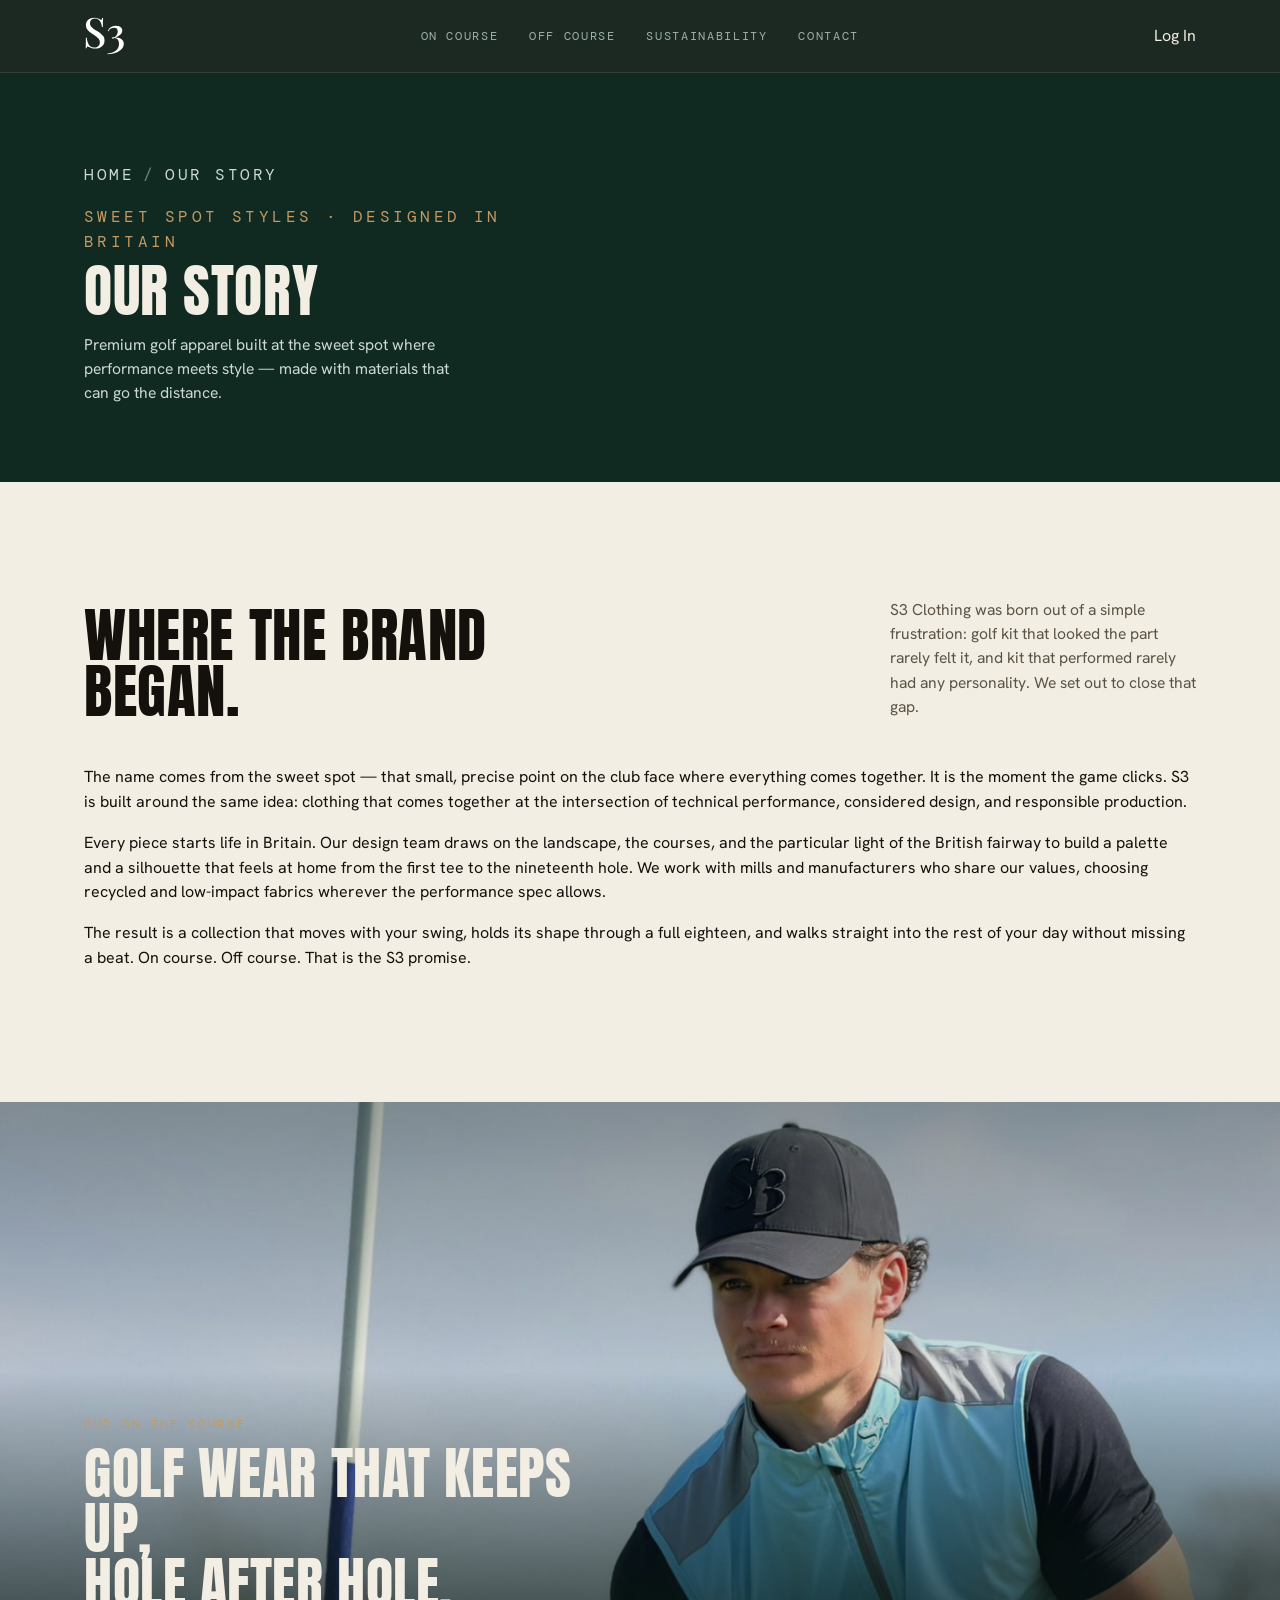
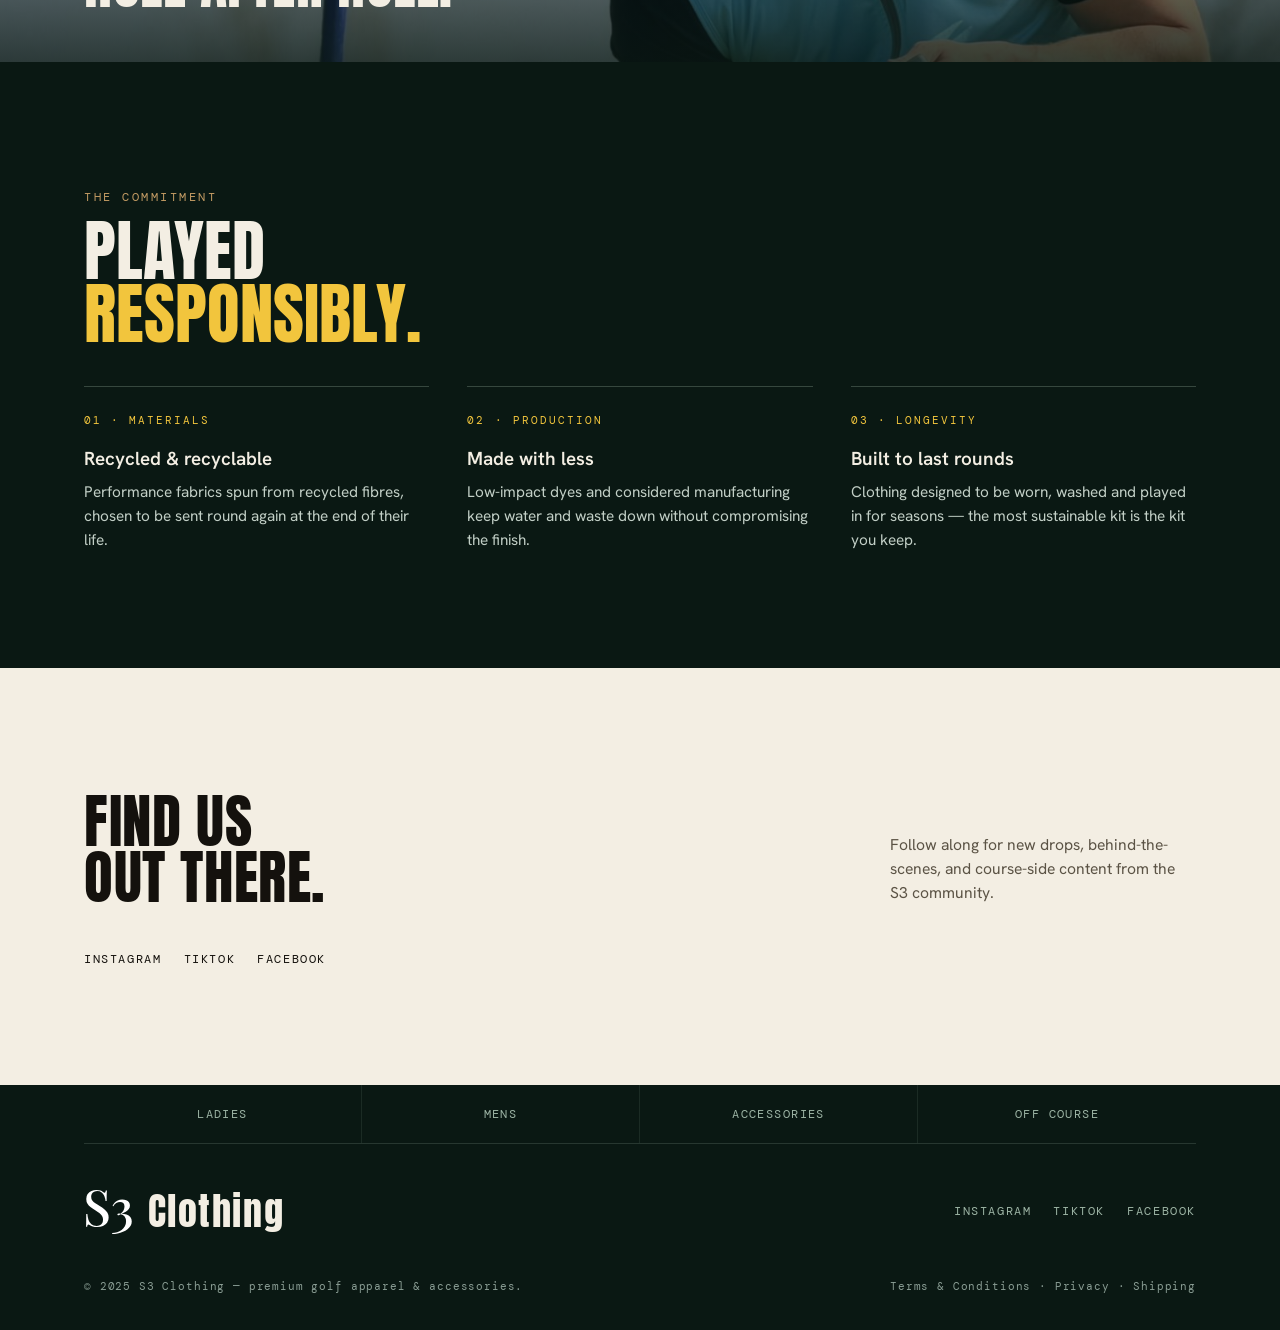
<file: about.html>
<!doctype html>
<html lang="en">
  <head>
    <meta charset="UTF-8" />
    <meta name="viewport" content="width=device-width, initial-scale=1.0" />
    <meta name="robots" content="noindex, nofollow" />
    <!-- preview build — keep out of search results -->
    <title>Our Story — S3 Clothing</title>
    <meta
      name="description"
      content="S3 Clothing: the brand story behind premium, sustainably made golf apparel and accessories. Designed in Britain for every round."
    />
    <link rel="preconnect" href="https://fonts.googleapis.com" />
    <link rel="preconnect" href="https://fonts.gstatic.com" crossorigin />
    <link
      href="https://fonts.googleapis.com/css2?family=Anton&family=Hanken+Grotesk:ital,wght@0,400;0,500;0,600;0,700;1,400&family=DM+Mono:wght@400;500&display=swap"
      rel="stylesheet"
    />
    <link rel="stylesheet" href="assets/theme.css" />
  </head>
  <body>
    <!-- ============ NAV ============ -->
    <header class="nav">
      <div class="wrap nav-inner">
        <a class="brand" href="index.html" aria-label="S3 Clothing home">
          <svg
            class="brand-logo"
            viewBox="20.2 -759.6 986 950.6"
            role="img"
            aria-label="S3"
            xmlns="http://www.w3.org/2000/svg"
          >
            <g fill="currentColor">
              <path
                d="m265.20056152-719.60003662q53.00018311 0 81.00030518 11.80001831 28.00012207 11.80001831 49.0001831 25.80001831 12 7 19.5 10.5 7.5 3.5 14.5 3.5 10 0 14.5-11 4.5-11 7.5-33h23q-1 17.80004883-2.5 42.20010376-1.5 24.40005493-2 64.40014648-.5 40.00009156-.5 105.40023804h-23q-3.2000122-49.40008545-21.90005493-95.0001831-18.70004272-45.60009766-53.80007934-74.8001709-35.10003662-29.20007324-90.2999878-29.20007324-51.19989013 0-84.59982299 30.39990234-33.39993286 30.39990234-33.39993286 80.99981689 0 43.39990235 21.99993896 73.09985352 21.99993896 29.69995117 60.49993896 55.1000061 38.5 25.40005493 87.10021973 56.60025025 50.59991455 31.79998779 90.29986572 63.19998169 39.69995118 31.39999389 62.89993287 69.6000061 23.19998168 38.20001221 23.19998168 92.40002441 0 64.60003662-30.70010376 107.00006104-30.70010375 42.40002441-81.50027465 63.50003052-50.8001709 21.1000061-111.80035401 21.1000061-56.0001831 0-88.90029907-12-32.90011597-12-56.10018921-25-22-14-34-14-10 0-14.5 11-4.5 11-7.5 33h-23q2-22.00006104 2.5-51.70013428.5-29.70007324 1-77.5001831.5-47.80010987.5-120.80029297h23q4 62.00012207 22.5 115.80023193 18.5 53.80010987 57 86.50018311 38.5 32.70007324 102.5 32.70007324 33.80004883 0 62.70001221-13.09997559 28.89996338-13.09997558 47.09991455-41.09988403 18.19995117-27.99990845 18.19995117-71.79971313 0-41.20001221-19.3999939-71.90002442-19.39999389-30.70001221-53.89996337-57.40002441-34.49996949-26.70001221-80.69992066-54.70001221-47-29.60003662-88-60.00006103-41-30.40002442-65.5-70.00003052-24.5-39.60000611-24.5-95.3999939 0-60.40008545 28.20010376-99.50012207 28.20010376-39.10003662 74.00027466-57.90005493 45.8001709-18.80001831 97.800354-18.80001831z"
              />
              <path
                d="m777.20159912-529.80004883q44.40014649 0 79.00027466 13.60000611 34.60012817 13.6000061 54.30020142 39.1000061 19.70007324 25.5 19.70007324 61.70001221 0 38.59997558-22.60006714 71.29998779-22.60006714 32.70001221-60.40029907 56.50003052-37.80023194 23.80001831-84.00073243 37.19998169 54.00042725-.20007325 100.00067139 16.39993286 46.00024414 16.6000061 74.50033569 50.20004272 28.50009156 33.60003662 28.50009156 85.60003662 0 46-22.60006714 84.60000611-22.60006714 38.6000061-61.8001709 69.1000061-39.20010376 30.5-89.50024414 52-50.30014038 21.5-105.30029297 32.5-55.00015259 11-108.80032349 11v-18.60003662q49.59991456-1.20001221 98.39990235-16.6000061 48.79998779-15.3999939 88.70001221-44.2999878 39.90002441-28.89999389 63.90005493-71.69998169 24.00003051-42.79998779 24.00003051-97.79998779 0-59-28.29998779-97.29998779-28.29998779-38.2999878-77.29998779-42.2999878-15 6.20001221-26.80001831 10.80001831-11.80001831 4.60000611-21.80007935 4.60000611-8.2000122 0-12.50003052-3.3999939-4.30001831-3.39999389-4.30001831-10.20004272 0-9.80004883 8.60003663-14.80004883 8.60003662-5 19.40008544-5 8 0 16.5 1.3999939 8.5 1.39999389 18.5 2.39999389 41.60003663-30.59997558 59.30001832-67.09991455 17.69998168-36.49993896 17.69998168-73.49987793 0-46.39996338-23.6000061-67.89996338-23.6000061-21.5-64.00003052-21.5-40.39996338 0-74.79995727 21.19995117-34.3999939 21.19995118-57.3999939 64.19982911l-17.20001221-8.40002442q16.00006104-33 40.90011597-61.5 24.90005493-28.5 62.00015259-46 37.10009766-17.5 89.10028076-17.5z"
              />
            </g>
          </svg>
        </a>
        <nav class="nav-links" aria-label="Primary">
          <a href="collection.html">On Course</a>
          <a href="collection.html#off">Off Course</a>
          <a href="about.html#sustain">Sustainability</a>
          <a href="about.html#contact">Contact</a>
        </nav>
        <a
          class="nav-cta nav-links"
          href="account.html"
          style="display: flex; gap: 0"
          >Log&nbsp;In</a
        >
        <button class="menu-btn" aria-label="Open menu">Menu</button>
      </div>
    </header>

    <!-- ============ PAGE HEAD ============ -->
    <section class="page-head">
      <div class="wrap">
        <p class="crumbs">
          <a href="index.html">Home</a><span class="sep">/</span>Our Story
        </p>
        <p class="eyebrow" style="margin-top: 18px">
          Sweet Spot Styles &middot; Designed in Britain
        </p>
        <h1>Our Story</h1>
        <p>
          Premium golf apparel built at the sweet spot where performance meets
          style &mdash; made with materials that can go the distance.
        </p>
      </div>
    </section>

    <!-- ============ BRAND STORY ============ -->
    <section class="section wrap">
      <div class="sec-head">
        <div>
          <h2>Where the brand<br />began.</h2>
        </div>
        <p>
          S3 Clothing was born out of a simple frustration: golf kit that looked
          the part rarely felt it, and kit that performed rarely had any
          personality. We set out to close that gap.
        </p>
      </div>

      <div>
        <p>
          The name comes from the sweet spot &mdash; that small, precise point
          on the club face where everything comes together. It is the moment the
          game clicks. S3 is built around the same idea: clothing that comes
          together at the intersection of technical performance, considered
          design, and responsible production.
        </p>
        <p>
          Every piece starts life in Britain. Our design team draws on the
          landscape, the courses, and the particular light of the British
          fairway to build a palette and a silhouette that feels at home from
          the first tee to the nineteenth hole. We work with mills and
          manufacturers who share our values, choosing recycled and low-impact
          fabrics wherever the performance spec allows.
        </p>
        <p>
          The result is a collection that moves with your swing, holds its shape
          through a full eighteen, and walks straight into the rest of your day
          without missing a beat. On course. Off course. That is the S3 promise.
        </p>
      </div>
    </section>

    <!-- ============ IMAGE BAND ============ -->
    <section class="band" aria-label="Out on the course">
      <div class="band-stage">
        <img
          src="PHOTO-2026-06-15-13-34-41%202.jpg"
          alt="S3 golfer crouched on the green placing a ball, open sky behind"
          loading="lazy"
        />
        <div class="wrap band-cap">
          <p class="eyebrow">Out on the course</p>
          <p class="band-line">
            Golf wear that keeps up,<br />hole after hole.
          </p>
        </div>
      </div>
    </section>

    <!-- ============ SUSTAINABILITY ============ -->
    <section class="sustain" id="sustain">
      <div class="wrap">
        <p class="eyebrow">The commitment</p>
        <h2>Played <em>responsibly.</em></h2>
        <div class="pillars">
          <div class="pillar">
            <span class="k">01 · Materials</span>
            <h4>Recycled &amp; recyclable</h4>
            <p>
              Performance fabrics spun from recycled fibres, chosen to be sent
              round again at the end of their life.
            </p>
          </div>
          <div class="pillar">
            <span class="k">02 · Production</span>
            <h4>Made with less</h4>
            <p>
              Low-impact dyes and considered manufacturing keep water and waste
              down without compromising the finish.
            </p>
          </div>
          <div class="pillar">
            <span class="k">03 · Longevity</span>
            <h4>Built to last rounds</h4>
            <p>
              Clothing designed to be worn, washed and played in for seasons
              &mdash; the most sustainable kit is the kit you keep.
            </p>
          </div>
        </div>
      </div>
    </section>

    <!-- ============ CONTACT ============ -->
    <section class="section wrap" id="contact">
      <div class="sec-head">
        <div>
          <h2>Find us<br />out there.</h2>
        </div>
        <p>
          Follow along for new drops, behind-the-scenes, and course-side content
          from the S3 community.
        </p>
      </div>
      <div class="foot-social">
        <a href="https://www.instagram.com/sweetspotstyles____/">Instagram</a>
        <a href="https://www.tiktok.com/@sweet.spot.styles">TikTok</a>
        <a href="https://www.facebook.com/p/Sweet-Spot-Styles-61563006345222/"
          >Facebook</a
        >
      </div>
    </section>

    <!-- ============ FOOTER ============ -->
    <footer>
      <div class="wrap">
        <div class="foot-score" role="presentation">
          <div class="c"><a href="#">Ladies</a></div>
          <div class="c"><a href="#">Mens</a></div>
          <div class="c"><a href="#">Accessories</a></div>
          <div class="c"><a href="#">Off course</a></div>
        </div>
        <div class="foot-main">
          <div class="foot-brand">
            <svg
              class="foot-logo"
              viewBox="20.2 -759.6 986 950.6"
              role="img"
              aria-label="S3"
              xmlns="http://www.w3.org/2000/svg"
            >
              <g fill="currentColor">
                <path
                  d="m265.20056152-719.60003662q53.00018311 0 81.00030518 11.80001831 28.00012207 11.80001831 49.0001831 25.80001831 12 7 19.5 10.5 7.5 3.5 14.5 3.5 10 0 14.5-11 4.5-11 7.5-33h23q-1 17.80004883-2.5 42.20010376-1.5 24.40005493-2 64.40014648-.5 40.00009156-.5 105.40023804h-23q-3.2000122-49.40008545-21.90005493-95.0001831-18.70004272-45.60009766-53.80007934-74.8001709-35.10003662-29.20007324-90.2999878-29.20007324-51.19989013 0-84.59982299 30.39990234-33.39993286 30.39990234-33.39993286 80.99981689 0 43.39990235 21.99993896 73.09985352 21.99993896 29.69995117 60.49993896 55.1000061 38.5 25.40005493 87.10021973 56.60025025 50.59991455 31.79998779 90.29986572 63.19998169 39.69995118 31.39999389 62.89993287 69.6000061 23.19998168 38.20001221 23.19998168 92.40002441 0 64.60003662-30.70010376 107.00006104-30.70010375 42.40002441-81.50027465 63.50003052-50.8001709 21.1000061-111.80035401 21.1000061-56.0001831 0-88.90029907-12-32.90011597-12-56.10018921-25-22-14-34-14-10 0-14.5 11-4.5 11-7.5 33h-23q2-22.00006104 2.5-51.70013428.5-29.70007324 1-77.5001831.5-47.80010987.5-120.80029297h23q4 62.00012207 22.5 115.80023193 18.5 53.80010987 57 86.50018311 38.5 32.70007324 102.5 32.70007324 33.80004883 0 62.70001221-13.09997559 28.89996338-13.09997558 47.09991455-41.09988403 18.19995117-27.99990845 18.19995117-71.79971313 0-41.20001221-19.3999939-71.90002442-19.39999389-30.70001221-53.89996337-57.40002441-34.49996949-26.70001221-80.69992066-54.70001221-47-29.60003662-88-60.00006103-41-30.40002442-65.5-70.00003052-24.5-39.60000611-24.5-95.3999939 0-60.40008545 28.20010376-99.50012207 28.20010376-39.10003662 74.00027466-57.90005493 45.8001709-18.80001831 97.800354-18.80001831z"
                />
                <path
                  d="m777.20159912-529.80004883q44.40014649 0 79.00027466 13.60000611 34.60012817 13.6000061 54.30020142 39.1000061 19.70007324 25.5 19.70007324 61.70001221 0 38.59997558-22.60006714 71.29998779-22.60006714 32.70001221-60.40029907 56.50003052-37.80023194 23.80001831-84.00073243 37.19998169 54.00042725-.20007325 100.00067139 16.39993286 46.00024414 16.6000061 74.50033569 50.20004272 28.50009156 33.60003662 28.50009156 85.60003662 0 46-22.60006714 84.60000611-22.60006714 38.6000061-61.8001709 69.1000061-39.20010376 30.5-89.50024414 52-50.30014038 21.5-105.30029297 32.5-55.00015259 11-108.80032349 11v-18.60003662q49.59991456-1.20001221 98.39990235-16.6000061 48.79998779-15.3999939 88.70001221-44.2999878 39.90002441-28.89999389 63.90005493-71.69998169 24.00003051-42.79998779 24.00003051-97.79998779 0-59-28.29998779-97.29998779-28.29998779-38.2999878-77.29998779-42.2999878-15 6.20001221-26.80001831 10.80001831-11.80001831 4.60000611-21.80007935 4.60000611-8.2000122 0-12.50003052-3.3999939-4.30001831-3.39999389-4.30001831-10.20004272 0-9.80004883 8.60003663-14.80004883 8.60003662-5 19.40008544-5 8 0 16.5 1.3999939 8.5 1.39999389 18.5 2.39999389 41.60003663-30.59997558 59.30001832-67.09991455 17.69998168-36.49993896 17.69998168-73.49987793 0-46.39996338-23.6000061-67.89996338-23.6000061-21.5-64.00003052-21.5-40.39996338 0-74.79995727 21.19995117-34.3999939 21.19995118-57.3999939 64.19982911l-17.20001221-8.40002442q16.00006104-33 40.90011597-61.5 24.90005493-28.5 62.00015259-46 37.10009766-17.5 89.10028076-17.5z"
                />
              </g>
            </svg>
            Clothing
          </div>
          <div class="foot-social">
            <a href="https://www.instagram.com/sweetspotstyles____/"
              >Instagram</a
            >
            <a href="https://www.tiktok.com/@sweet.spot.styles">TikTok</a>
            <a
              href="https://www.facebook.com/p/Sweet-Spot-Styles-61563006345222/"
              >Facebook</a
            >
          </div>
        </div>
        <div class="foot-fine">
          <span
            >© 2025 S3 Clothing — premium golf apparel &amp; accessories.</span
          >
          <span>Terms &amp; Conditions · Privacy · Shipping</span>
        </div>
      </div>
    </footer>

    <script src="assets/theme.js" defer></script>
  </body>
</html>
</file>
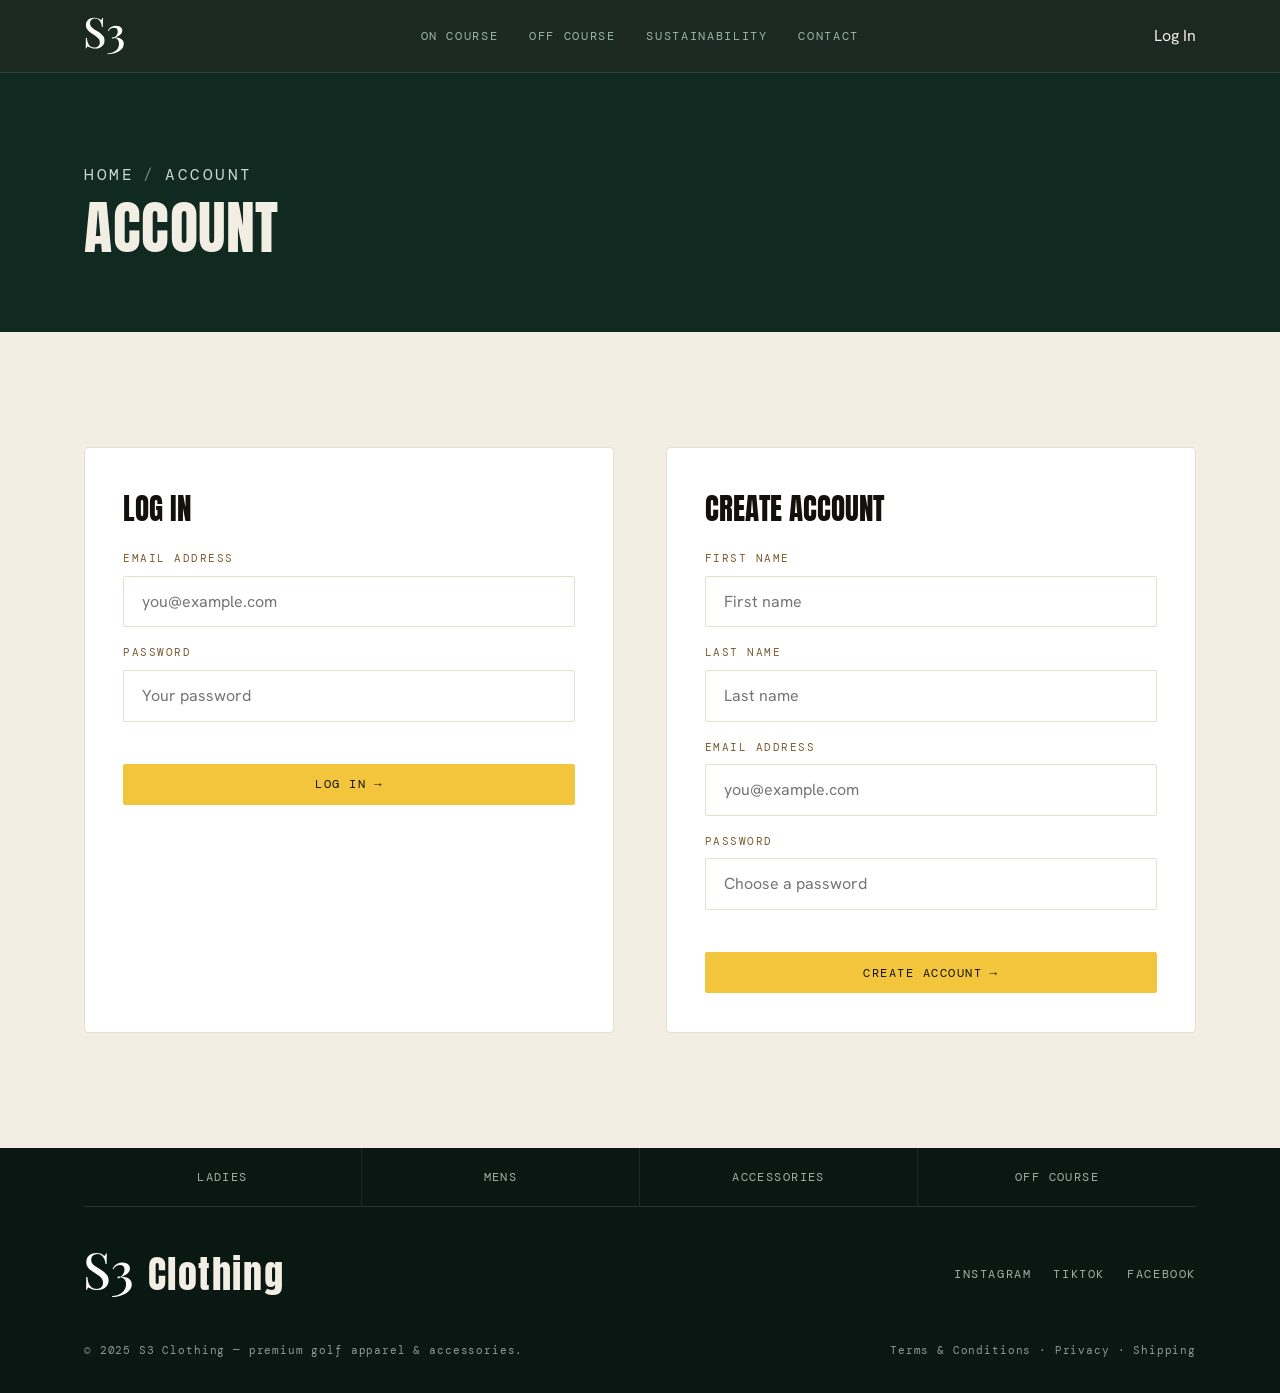
<file: account.html>
<!doctype html>
<html lang="en">
  <head>
    <meta charset="UTF-8" />
    <meta name="viewport" content="width=device-width, initial-scale=1.0" />
    <meta name="robots" content="noindex, nofollow" /><!-- preview build — keep out of search results -->
    <title>Account — S3 Clothing</title>
    <meta name="description" content="Log in to your S3 Clothing account or create a new one." />
    <link rel="preconnect" href="https://fonts.googleapis.com" />
    <link rel="preconnect" href="https://fonts.gstatic.com" crossorigin />
    <link
      href="https://fonts.googleapis.com/css2?family=Anton&family=Hanken+Grotesk:ital,wght@0,400;0,500;0,600;0,700;1,400&family=DM+Mono:wght@400;500&display=swap"
      rel="stylesheet"
    />
    <link rel="stylesheet" href="assets/theme.css" />
  </head>
  <body>
    <!-- ============ NAV ============ -->
    <header class="nav">
      <div class="wrap nav-inner">
        <a class="brand" href="index.html" aria-label="S3 Clothing home">
          <svg
            class="brand-logo"
            viewBox="20.2 -759.6 986 950.6"
            role="img"
            aria-label="S3"
            xmlns="http://www.w3.org/2000/svg"
          >
            <g fill="currentColor">
              <path
                d="m265.20056152-719.60003662q53.00018311 0 81.00030518 11.80001831 28.00012207 11.80001831 49.0001831 25.80001831 12 7 19.5 10.5 7.5 3.5 14.5 3.5 10 0 14.5-11 4.5-11 7.5-33h23q-1 17.80004883-2.5 42.20010376-1.5 24.40005493-2 64.40014648-.5 40.00009156-.5 105.40023804h-23q-3.2000122-49.40008545-21.90005493-95.0001831-18.70004272-45.60009766-53.80007934-74.8001709-35.10003662-29.20007324-90.2999878-29.20007324-51.19989013 0-84.59982299 30.39990234-33.39993286 30.39990234-33.39993286 80.99981689 0 43.39990235 21.99993896 73.09985352 21.99993896 29.69995117 60.49993896 55.1000061 38.5 25.40005493 87.10021973 56.60025025 50.59991455 31.79998779 90.29986572 63.19998169 39.69995118 31.39999389 62.89993287 69.6000061 23.19998168 38.20001221 23.19998168 92.40002441 0 64.60003662-30.70010376 107.00006104-30.70010375 42.40002441-81.50027465 63.50003052-50.8001709 21.1000061-111.80035401 21.1000061-56.0001831 0-88.90029907-12-32.90011597-12-56.10018921-25-22-14-34-14-10 0-14.5 11-4.5 11-7.5 33h-23q2-22.00006104 2.5-51.70013428.5-29.70007324 1-77.5001831.5-47.80010987.5-120.80029297h23q4 62.00012207 22.5 115.80023193 18.5 53.80010987 57 86.50018311 38.5 32.70007324 102.5 32.70007324 33.80004883 0 62.70001221-13.09997559 28.89996338-13.09997558 47.09991455-41.09988403 18.19995117-27.99990845 18.19995117-71.79971313 0-41.20001221-19.3999939-71.90002442-19.39999389-30.70001221-53.89996337-57.40002441-34.49996949-26.70001221-80.69992066-54.70001221-47-29.60003662-88-60.00006103-41-30.40002442-65.5-70.00003052-24.5-39.60000611-24.5-95.3999939 0-60.40008545 28.20010376-99.50012207 28.20010376-39.10003662 74.00027466-57.90005493 45.8001709-18.80001831 97.800354-18.80001831z"
              />
              <path
                d="m777.20159912-529.80004883q44.40014649 0 79.00027466 13.60000611 34.60012817 13.6000061 54.30020142 39.1000061 19.70007324 25.5 19.70007324 61.70001221 0 38.59997558-22.60006714 71.29998779-22.60006714 32.70001221-60.40029907 56.50003052-37.80023194 23.80001831-84.00073243 37.19998169 54.00042725-.20007325 100.00067139 16.39993286 46.00024414 16.6000061 74.50033569 50.20004272 28.50009156 33.60003662 28.50009156 85.60003662 0 46-22.60006714 84.60000611-22.60006714 38.6000061-61.8001709 69.1000061-39.20010376 30.5-89.50024414 52-50.30014038 21.5-105.30029297 32.5-55.00015259 11-108.80032349 11v-18.60003662q49.59991456-1.20001221 98.39990235-16.6000061 48.79998779-15.3999939 88.70001221-44.2999878 39.90002441-28.89999389 63.90005493-71.69998169 24.00003051-42.79998779 24.00003051-97.79998779 0-59-28.29998779-97.29998779-28.29998779-38.2999878-77.29998779-42.2999878-15 6.20001221-26.80001831 10.80001831-11.80001831 4.60000611-21.80007935 4.60000611-8.2000122 0-12.50003052-3.3999939-4.30001831-3.39999389-4.30001831-10.20004272 0-9.80004883 8.60003663-14.80004883 8.60003662-5 19.40008544-5 8 0 16.5 1.3999939 8.5 1.39999389 18.5 2.39999389 41.60003663-30.59997558 59.30001832-67.09991455 17.69998168-36.49993896 17.69998168-73.49987793 0-46.39996338-23.6000061-67.89996338-23.6000061-21.5-64.00003052-21.5-40.39996338 0-74.79995727 21.19995117-34.3999939 21.19995118-57.3999939 64.19982911l-17.20001221-8.40002442q16.00006104-33 40.90011597-61.5 24.90005493-28.5 62.00015259-46 37.10009766-17.5 89.10028076-17.5z"
              />
            </g>
          </svg>
        </a>
        <nav class="nav-links" aria-label="Primary">
          <a href="collection.html">On Course</a>
          <a href="collection.html#off">Off Course</a>
          <a href="about.html#sustain">Sustainability</a>
          <a href="about.html#contact">Contact</a>
        </nav>
        <a class="nav-cta nav-links" href="account.html" style="display: flex; gap: 0"
          >Log&nbsp;In</a
        >
        <button class="menu-btn" aria-label="Open menu">Menu</button>
      </div>
    </header>

    <section class="page-head">
      <div class="wrap">
        <p class="crumbs"><a href="index.html">Home</a><span class="sep">/</span>Account</p>
        <h1 style="margin-top:14px">Account</h1>
      </div>
    </section>

    <section class="section wrap">
      <div class="auth">

        <!-- Log in panel -->
        <div class="panel">
          <h2>Log in</h2>
          <form action="#" method="post">
            <div class="field">
              <label for="login-email">Email address</label>
              <input id="login-email" type="email" name="email" autocomplete="email" placeholder="you@example.com" />
            </div>
            <div class="field">
              <label for="login-password">Password</label>
              <input id="login-password" type="password" name="password" autocomplete="current-password" placeholder="Your password" />
            </div>
            <button class="btn btn-solid btn-block" type="submit">Log in <span class="arw">→</span></button>
          </form>
        </div>

        <!-- Create account panel -->
        <div class="panel">
          <h2>Create account</h2>
          <form action="#" method="post">
            <div class="field">
              <label for="reg-first-name">First name</label>
              <input id="reg-first-name" type="text" name="first_name" autocomplete="given-name" placeholder="First name" />
            </div>
            <div class="field">
              <label for="reg-last-name">Last name</label>
              <input id="reg-last-name" type="text" name="last_name" autocomplete="family-name" placeholder="Last name" />
            </div>
            <div class="field">
              <label for="reg-email">Email address</label>
              <input id="reg-email" type="email" name="email" autocomplete="email" placeholder="you@example.com" />
            </div>
            <div class="field">
              <label for="reg-password">Password</label>
              <input id="reg-password" type="password" name="password" autocomplete="new-password" placeholder="Choose a password" />
            </div>
            <button class="btn btn-solid btn-block" type="submit">Create account <span class="arw">→</span></button>
          </form>
        </div>

      </div>
    </section>

    <!-- ============ FOOTER ============ -->
    <footer>
      <div class="wrap">
        <div class="foot-score" role="presentation">
          <div class="c"><a href="#">Ladies</a></div>
          <div class="c"><a href="#">Mens</a></div>
          <div class="c"><a href="#">Accessories</a></div>
          <div class="c"><a href="#">Off course</a></div>
        </div>
        <div class="foot-main">
          <div class="foot-brand">
            <svg
              class="foot-logo"
              viewBox="20.2 -759.6 986 950.6"
              role="img"
              aria-label="S3"
              xmlns="http://www.w3.org/2000/svg"
            >
              <g fill="currentColor">
                <path
                  d="m265.20056152-719.60003662q53.00018311 0 81.00030518 11.80001831 28.00012207 11.80001831 49.0001831 25.80001831 12 7 19.5 10.5 7.5 3.5 14.5 3.5 10 0 14.5-11 4.5-11 7.5-33h23q-1 17.80004883-2.5 42.20010376-1.5 24.40005493-2 64.40014648-.5 40.00009156-.5 105.40023804h-23q-3.2000122-49.40008545-21.90005493-95.0001831-18.70004272-45.60009766-53.80007934-74.8001709-35.10003662-29.20007324-90.2999878-29.20007324-51.19989013 0-84.59982299 30.39990234-33.39993286 30.39990234-33.39993286 80.99981689 0 43.39990235 21.99993896 73.09985352 21.99993896 29.69995117 60.49993896 55.1000061 38.5 25.40005493 87.10021973 56.60025025 50.59991455 31.79998779 90.29986572 63.19998169 39.69995118 31.39999389 62.89993287 69.6000061 23.19998168 38.20001221 23.19998168 92.40002441 0 64.60003662-30.70010376 107.00006104-30.70010375 42.40002441-81.50027465 63.50003052-50.8001709 21.1000061-111.80035401 21.1000061-56.0001831 0-88.90029907-12-32.90011597-12-56.10018921-25-22-14-34-14-10 0-14.5 11-4.5 11-7.5 33h-23q2-22.00006104 2.5-51.70013428.5-29.70007324 1-77.5001831.5-47.80010987.5-120.80029297h23q4 62.00012207 22.5 115.80023193 18.5 53.80010987 57 86.50018311 38.5 32.70007324 102.5 32.70007324 33.80004883 0 62.70001221-13.09997559 28.89996338-13.09997558 47.09991455-41.09988403 18.19995117-27.99990845 18.19995117-71.79971313 0-41.20001221-19.3999939-71.90002442-19.39999389-30.70001221-53.89996337-57.40002441-34.49996949-26.70001221-80.69992066-54.70001221-47-29.60003662-88-60.00006103-41-30.40002442-65.5-70.00003052-24.5-39.60000611-24.5-95.3999939 0-60.40008545 28.20010376-99.50012207 28.20010376-39.10003662 74.00027466-57.90005493 45.8001709-18.80001831 97.800354-18.80001831z"
                />
                <path
                  d="m777.20159912-529.80004883q44.40014649 0 79.00027466 13.60000611 34.60012817 13.6000061 54.30020142 39.1000061 19.70007324 25.5 19.70007324 61.70001221 0 38.59997558-22.60006714 71.29998779-22.60006714 32.70001221-60.40029907 56.50003052-37.80023194 23.80001831-84.00073243 37.19998169 54.00042725-.20007325 100.00067139 16.39993286 46.00024414 16.6000061 74.50033569 50.20004272 28.50009156 33.60003662 28.50009156 85.60003662 0 46-22.60006714 84.60000611-22.60006714 38.6000061-61.8001709 69.1000061-39.20010376 30.5-89.50024414 52-50.30014038 21.5-105.30029297 32.5-55.00015259 11-108.80032349 11v-18.60003662q49.59991456-1.20001221 98.39990235-16.6000061 48.79998779-15.3999939 88.70001221-44.2999878 39.90002441-28.89999389 63.90005493-71.69998169 24.00003051-42.79998779 24.00003051-97.79998779 0-59-28.29998779-97.29998779-28.29998779-38.2999878-77.29998779-42.2999878-15 6.20001221-26.80001831 10.80001831-11.80001831 4.60000611-21.80007935 4.60000611-8.2000122 0-12.50003052-3.3999939-4.30001831-3.39999389-4.30001831-10.20004272 0-9.80004883 8.60003663-14.80004883 8.60003662-5 19.40008544-5 8 0 16.5 1.3999939 8.5 1.39999389 18.5 2.39999389 41.60003663-30.59997558 59.30001832-67.09991455 17.69998168-36.49993896 17.69998168-73.49987793 0-46.39996338-23.6000061-67.89996338-23.6000061-21.5-64.00003052-21.5-40.39996338 0-74.79995727 21.19995117-34.3999939 21.19995118-57.3999939 64.19982911l-17.20001221-8.40002442q16.00006104-33 40.90011597-61.5 24.90005493-28.5 62.00015259-46 37.10009766-17.5 89.10028076-17.5z"
                />
              </g>
            </svg>
            Clothing
          </div>
          <div class="foot-social">
            <a href="https://www.instagram.com/sweetspotstyles____/"
              >Instagram</a
            >
            <a href="https://www.tiktok.com/@sweet.spot.styles">TikTok</a>
            <a
              href="https://www.facebook.com/p/Sweet-Spot-Styles-61563006345222/"
              >Facebook</a
            >
          </div>
        </div>
        <div class="foot-fine">
          <span
            >© 2025 S3 Clothing — premium golf apparel &amp; accessories.</span
          >
          <span>Terms &amp; Conditions · Privacy · Shipping</span>
        </div>
      </div>
    </footer>
    <script src="assets/theme.js" defer></script>
  </body>
</html>
</file>
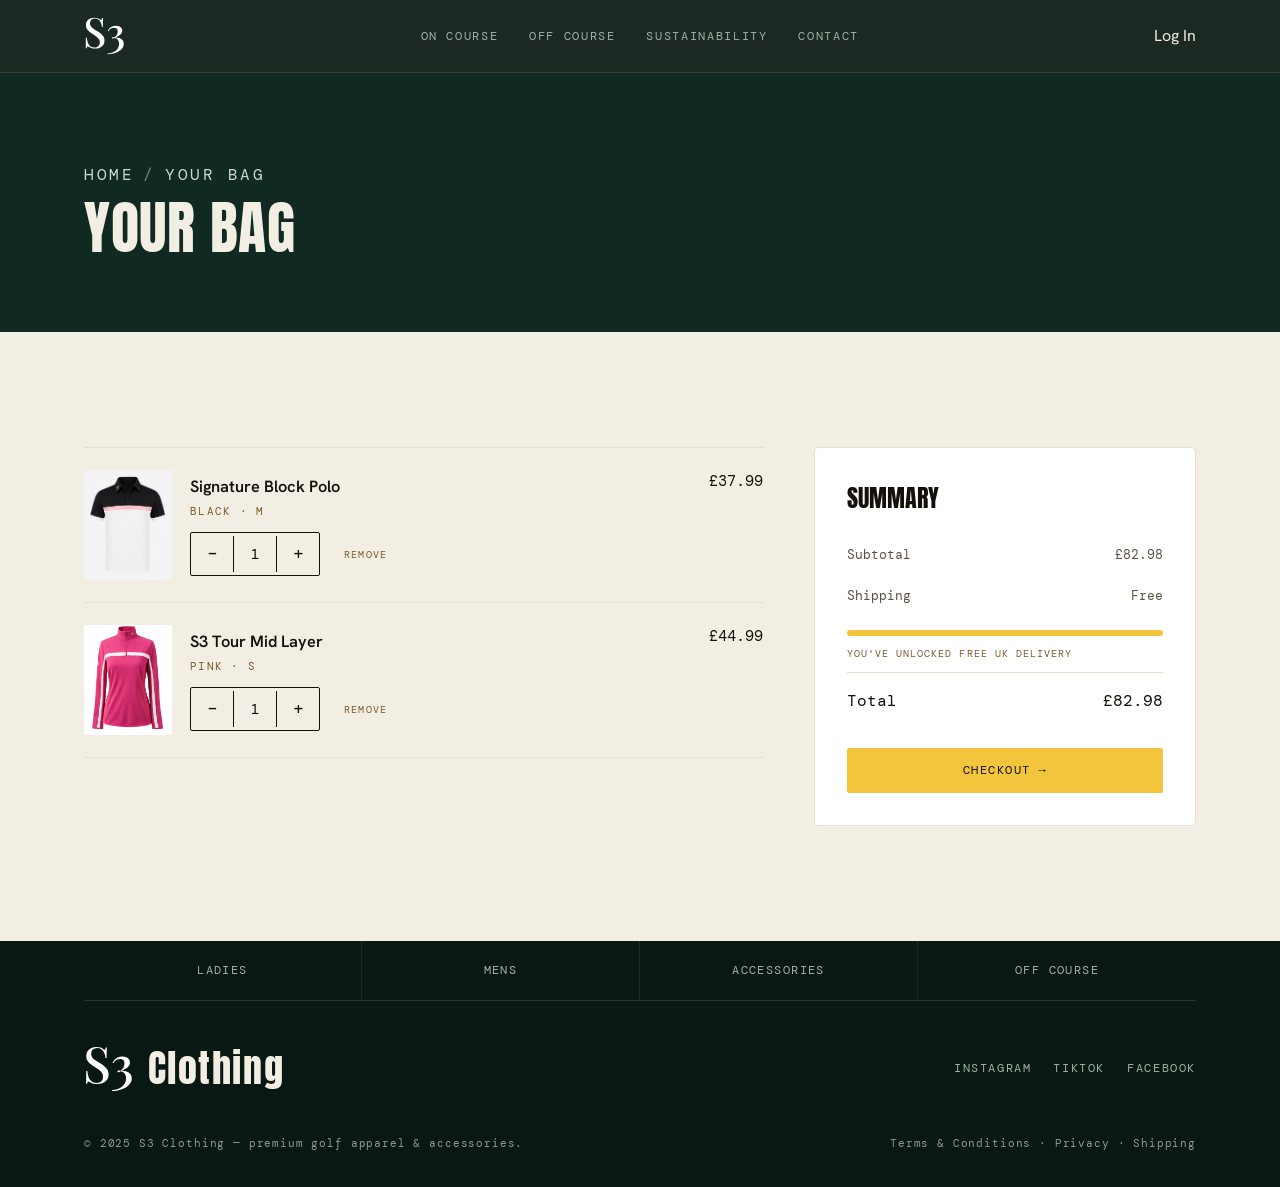
<file: cart.html>
<!doctype html>
<html lang="en">
  <head>
    <meta charset="UTF-8" />
    <meta name="viewport" content="width=device-width, initial-scale=1.0" />
    <meta name="robots" content="noindex, nofollow" /><!-- preview build — keep out of search results -->
    <title>Your bag — S3 Clothing</title>
    <link rel="preconnect" href="https://fonts.googleapis.com" />
    <link rel="preconnect" href="https://fonts.gstatic.com" crossorigin />
    <link
      href="https://fonts.googleapis.com/css2?family=Anton&family=Hanken+Grotesk:ital,wght@0,400;0,500;0,600;0,700;1,400&family=DM+Mono:wght@400;500&display=swap"
      rel="stylesheet"
    />
    <link rel="stylesheet" href="assets/theme.css" />
  </head>
  <body>
    <!-- ============ NAV ============ -->
    <header class="nav">
      <div class="wrap nav-inner">
        <a class="brand" href="index.html" aria-label="S3 Clothing home">
          <svg
            class="brand-logo"
            viewBox="20.2 -759.6 986 950.6"
            role="img"
            aria-label="S3"
            xmlns="http://www.w3.org/2000/svg"
          >
            <g fill="currentColor">
              <path
                d="m265.20056152-719.60003662q53.00018311 0 81.00030518 11.80001831 28.00012207 11.80001831 49.0001831 25.80001831 12 7 19.5 10.5 7.5 3.5 14.5 3.5 10 0 14.5-11 4.5-11 7.5-33h23q-1 17.80004883-2.5 42.20010376-1.5 24.40005493-2 64.40014648-.5 40.00009156-.5 105.40023804h-23q-3.2000122-49.40008545-21.90005493-95.0001831-18.70004272-45.60009766-53.80007934-74.8001709-35.10003662-29.20007324-90.2999878-29.20007324-51.19989013 0-84.59982299 30.39990234-33.39993286 30.39990234-33.39993286 80.99981689 0 43.39990235 21.99993896 73.09985352 21.99993896 29.69995117 60.49993896 55.1000061 38.5 25.40005493 87.10021973 56.60025025 50.59991455 31.79998779 90.29986572 63.19998169 39.69995118 31.39999389 62.89993287 69.6000061 23.19998168 38.20001221 23.19998168 92.40002441 0 64.60003662-30.70010376 107.00006104-30.70010375 42.40002441-81.50027465 63.50003052-50.8001709 21.1000061-111.80035401 21.1000061-56.0001831 0-88.90029907-12-32.90011597-12-56.10018921-25-22-14-34-14-10 0-14.5 11-4.5 11-7.5 33h-23q2-22.00006104 2.5-51.70013428.5-29.70007324 1-77.5001831.5-47.80010987.5-120.80029297h23q4 62.00012207 22.5 115.80023193 18.5 53.80010987 57 86.50018311 38.5 32.70007324 102.5 32.70007324 33.80004883 0 62.70001221-13.09997559 28.89996338-13.09997558 47.09991455-41.09988403 18.19995117-27.99990845 18.19995117-71.79971313 0-41.20001221-19.3999939-71.90002442-19.39999389-30.70001221-53.89996337-57.40002441-34.49996949-26.70001221-80.69992066-54.70001221-47-29.60003662-88-60.00006103-41-30.40002442-65.5-70.00003052-24.5-39.60000611-24.5-95.3999939 0-60.40008545 28.20010376-99.50012207 28.20010376-39.10003662 74.00027466-57.90005493 45.8001709-18.80001831 97.800354-18.80001831z"
              />
              <path
                d="m777.20159912-529.80004883q44.40014649 0 79.00027466 13.60000611 34.60012817 13.6000061 54.30020142 39.1000061 19.70007324 25.5 19.70007324 61.70001221 0 38.59997558-22.60006714 71.29998779-22.60006714 32.70001221-60.40029907 56.50003052-37.80023194 23.80001831-84.00073243 37.19998169 54.00042725-.20007325 100.00067139 16.39993286 46.00024414 16.6000061 74.50033569 50.20004272 28.50009156 33.60003662 28.50009156 85.60003662 0 46-22.60006714 84.60000611-22.60006714 38.6000061-61.8001709 69.1000061-39.20010376 30.5-89.50024414 52-50.30014038 21.5-105.30029297 32.5-55.00015259 11-108.80032349 11v-18.60003662q49.59991456-1.20001221 98.39990235-16.6000061 48.79998779-15.3999939 88.70001221-44.2999878 39.90002441-28.89999389 63.90005493-71.69998169 24.00003051-42.79998779 24.00003051-97.79998779 0-59-28.29998779-97.29998779-28.29998779-38.2999878-77.29998779-42.2999878-15 6.20001221-26.80001831 10.80001831-11.80001831 4.60000611-21.80007935 4.60000611-8.2000122 0-12.50003052-3.3999939-4.30001831-3.39999389-4.30001831-10.20004272 0-9.80004883 8.60003663-14.80004883 8.60003662-5 19.40008544-5 8 0 16.5 1.3999939 8.5 1.39999389 18.5 2.39999389 41.60003663-30.59997558 59.30001832-67.09991455 17.69998168-36.49993896 17.69998168-73.49987793 0-46.39996338-23.6000061-67.89996338-23.6000061-21.5-64.00003052-21.5-40.39996338 0-74.79995727 21.19995117-34.3999939 21.19995118-57.3999939 64.19982911l-17.20001221-8.40002442q16.00006104-33 40.90011597-61.5 24.90005493-28.5 62.00015259-46 37.10009766-17.5 89.10028076-17.5z"
              />
            </g>
          </svg>
        </a>
        <nav class="nav-links" aria-label="Primary">
          <a href="collection.html">On Course</a>
          <a href="collection.html#off">Off Course</a>
          <a href="about.html#sustain">Sustainability</a>
          <a href="about.html#contact">Contact</a>
        </nav>
        <a class="nav-cta nav-links" href="account.html" style="display: flex; gap: 0"
          >Log&nbsp;In</a
        >
        <button class="menu-btn" aria-label="Open menu">Menu</button>
      </div>
    </header>

    <section class="page-head"><div class="wrap">
      <p class="crumbs"><a href="index.html">Home</a><span class="sep">/</span>Your bag</p>
      <h1 style="margin-top:14px">Your bag</h1></div></section>

    <section class="section wrap">
      <div class="cart">
        <div class="line-items">
          <!-- repeat .line-item per product -->
          <div class="line-item">
            <div class="li-thumb"><img src="fad824_236eeeb7fd4743568e5cbca667edcc9c~mv2.png" alt="Signature Block Polo" /></div>
            <div>
              <div class="li-name">Signature Block Polo</div>
              <div class="li-variant">Black · M</div>
              <div class="li-controls">
                <div class="qty"><button class="dec" aria-label="Decrease">–</button>
                  <input type="text" value="1" aria-label="Quantity" /><button class="inc" aria-label="Increase">+</button></div>
                <button class="li-remove">Remove</button>
              </div>
            </div>
            <div class="li-price">£37.99</div>
          </div>
          <div class="line-item">
            <div class="li-thumb"><img src="fad824_696bb5dae61844c9bb1b9315016b4593~mv2.png" alt="S3 Tour Mid Layer" /></div>
            <div><div class="li-name">S3 Tour Mid Layer</div><div class="li-variant">Pink · S</div>
              <div class="li-controls"><div class="qty"><button class="dec" aria-label="Decrease">–</button>
                <input type="text" value="1" aria-label="Quantity" /><button class="inc" aria-label="Increase">+</button></div>
                <button class="li-remove">Remove</button></div></div>
            <div class="li-price">£44.99</div>
          </div>
        </div>
        <aside class="summary">
          <h2>Summary</h2>
          <div class="row"><span>Subtotal</span><span>£82.98</span></div>
          <div class="row"><span>Shipping</span><span>Free</span></div>
          <div class="ship-bar"><i style="width:100%"></i></div>
          <p class="ship-note">You've unlocked free UK delivery</p>
          <div class="row total"><span>Total</span><span>£82.98</span></div>
          <a class="btn btn-solid btn-block" href="#">Checkout <span class="arw">→</span></a>
        </aside>
      </div>
      <!-- EMPTY STATE (swap in to preview):
      <div class="cart-empty"><h2>Your bag is empty</h2>
        <p>Nothing in the bag yet — let's fix that.</p>
        <a class="btn btn-solid" href="collection.html">Shop on course <span class="arw">→</span></a></div>
      -->
    </section>

    <!-- ============ FOOTER ============ -->
    <footer>
      <div class="wrap">
        <div class="foot-score" role="presentation">
          <div class="c"><a href="#">Ladies</a></div>
          <div class="c"><a href="#">Mens</a></div>
          <div class="c"><a href="#">Accessories</a></div>
          <div class="c"><a href="#">Off course</a></div>
        </div>
        <div class="foot-main">
          <div class="foot-brand">
            <svg
              class="foot-logo"
              viewBox="20.2 -759.6 986 950.6"
              role="img"
              aria-label="S3"
              xmlns="http://www.w3.org/2000/svg"
            >
              <g fill="currentColor">
                <path
                  d="m265.20056152-719.60003662q53.00018311 0 81.00030518 11.80001831 28.00012207 11.80001831 49.0001831 25.80001831 12 7 19.5 10.5 7.5 3.5 14.5 3.5 10 0 14.5-11 4.5-11 7.5-33h23q-1 17.80004883-2.5 42.20010376-1.5 24.40005493-2 64.40014648-.5 40.00009156-.5 105.40023804h-23q-3.2000122-49.40008545-21.90005493-95.0001831-18.70004272-45.60009766-53.80007934-74.8001709-35.10003662-29.20007324-90.2999878-29.20007324-51.19989013 0-84.59982299 30.39990234-33.39993286 30.39990234-33.39993286 80.99981689 0 43.39990235 21.99993896 73.09985352 21.99993896 29.69995117 60.49993896 55.1000061 38.5 25.40005493 87.10021973 56.60025025 50.59991455 31.79998779 90.29986572 63.19998169 39.69995118 31.39999389 62.89993287 69.6000061 23.19998168 38.20001221 23.19998168 92.40002441 0 64.60003662-30.70010376 107.00006104-30.70010375 42.40002441-81.50027465 63.50003052-50.8001709 21.1000061-111.80035401 21.1000061-56.0001831 0-88.90029907-12-32.90011597-12-56.10018921-25-22-14-34-14-10 0-14.5 11-4.5 11-7.5 33h-23q2-22.00006104 2.5-51.70013428.5-29.70007324 1-77.5001831.5-47.80010987.5-120.80029297h23q4 62.00012207 22.5 115.80023193 18.5 53.80010987 57 86.50018311 38.5 32.70007324 102.5 32.70007324 33.80004883 0 62.70001221-13.09997559 28.89996338-13.09997558 47.09991455-41.09988403 18.19995117-27.99990845 18.19995117-71.79971313 0-41.20001221-19.3999939-71.90002442-19.39999389-30.70001221-53.89996337-57.40002441-34.49996949-26.70001221-80.69992066-54.70001221-47-29.60003662-88-60.00006103-41-30.40002442-65.5-70.00003052-24.5-39.60000611-24.5-95.3999939 0-60.40008545 28.20010376-99.50012207 28.20010376-39.10003662 74.00027466-57.90005493 45.8001709-18.80001831 97.800354-18.80001831z"
                />
                <path
                  d="m777.20159912-529.80004883q44.40014649 0 79.00027466 13.60000611 34.60012817 13.6000061 54.30020142 39.1000061 19.70007324 25.5 19.70007324 61.70001221 0 38.59997558-22.60006714 71.29998779-22.60006714 32.70001221-60.40029907 56.50003052-37.80023194 23.80001831-84.00073243 37.19998169 54.00042725-.20007325 100.00067139 16.39993286 46.00024414 16.6000061 74.50033569 50.20004272 28.50009156 33.60003662 28.50009156 85.60003662 0 46-22.60006714 84.60000611-22.60006714 38.6000061-61.8001709 69.1000061-39.20010376 30.5-89.50024414 52-50.30014038 21.5-105.30029297 32.5-55.00015259 11-108.80032349 11v-18.60003662q49.59991456-1.20001221 98.39990235-16.6000061 48.79998779-15.3999939 88.70001221-44.2999878 39.90002441-28.89999389 63.90005493-71.69998169 24.00003051-42.79998779 24.00003051-97.79998779 0-59-28.29998779-97.29998779-28.29998779-38.2999878-77.29998779-42.2999878-15 6.20001221-26.80001831 10.80001831-11.80001831 4.60000611-21.80007935 4.60000611-8.2000122 0-12.50003052-3.3999939-4.30001831-3.39999389-4.30001831-10.20004272 0-9.80004883 8.60003663-14.80004883 8.60003662-5 19.40008544-5 8 0 16.5 1.3999939 8.5 1.39999389 18.5 2.39999389 41.60003663-30.59997558 59.30001832-67.09991455 17.69998168-36.49993896 17.69998168-73.49987793 0-46.39996338-23.6000061-67.89996338-23.6000061-21.5-64.00003052-21.5-40.39996338 0-74.79995727 21.19995117-34.3999939 21.19995118-57.3999939 64.19982911l-17.20001221-8.40002442q16.00006104-33 40.90011597-61.5 24.90005493-28.5 62.00015259-46 37.10009766-17.5 89.10028076-17.5z"
                />
              </g>
            </svg>
            Clothing
          </div>
          <div class="foot-social">
            <a href="https://www.instagram.com/sweetspotstyles____/"
              >Instagram</a
            >
            <a href="https://www.tiktok.com/@sweet.spot.styles">TikTok</a>
            <a
              href="https://www.facebook.com/p/Sweet-Spot-Styles-61563006345222/"
              >Facebook</a
            >
          </div>
        </div>
        <div class="foot-fine">
          <span
            >© 2025 S3 Clothing — premium golf apparel &amp; accessories.</span
          >
          <span>Terms &amp; Conditions · Privacy · Shipping</span>
        </div>
      </div>
    </footer>
    <script src="assets/theme.js" defer></script>
  </body>
</html>
</file>
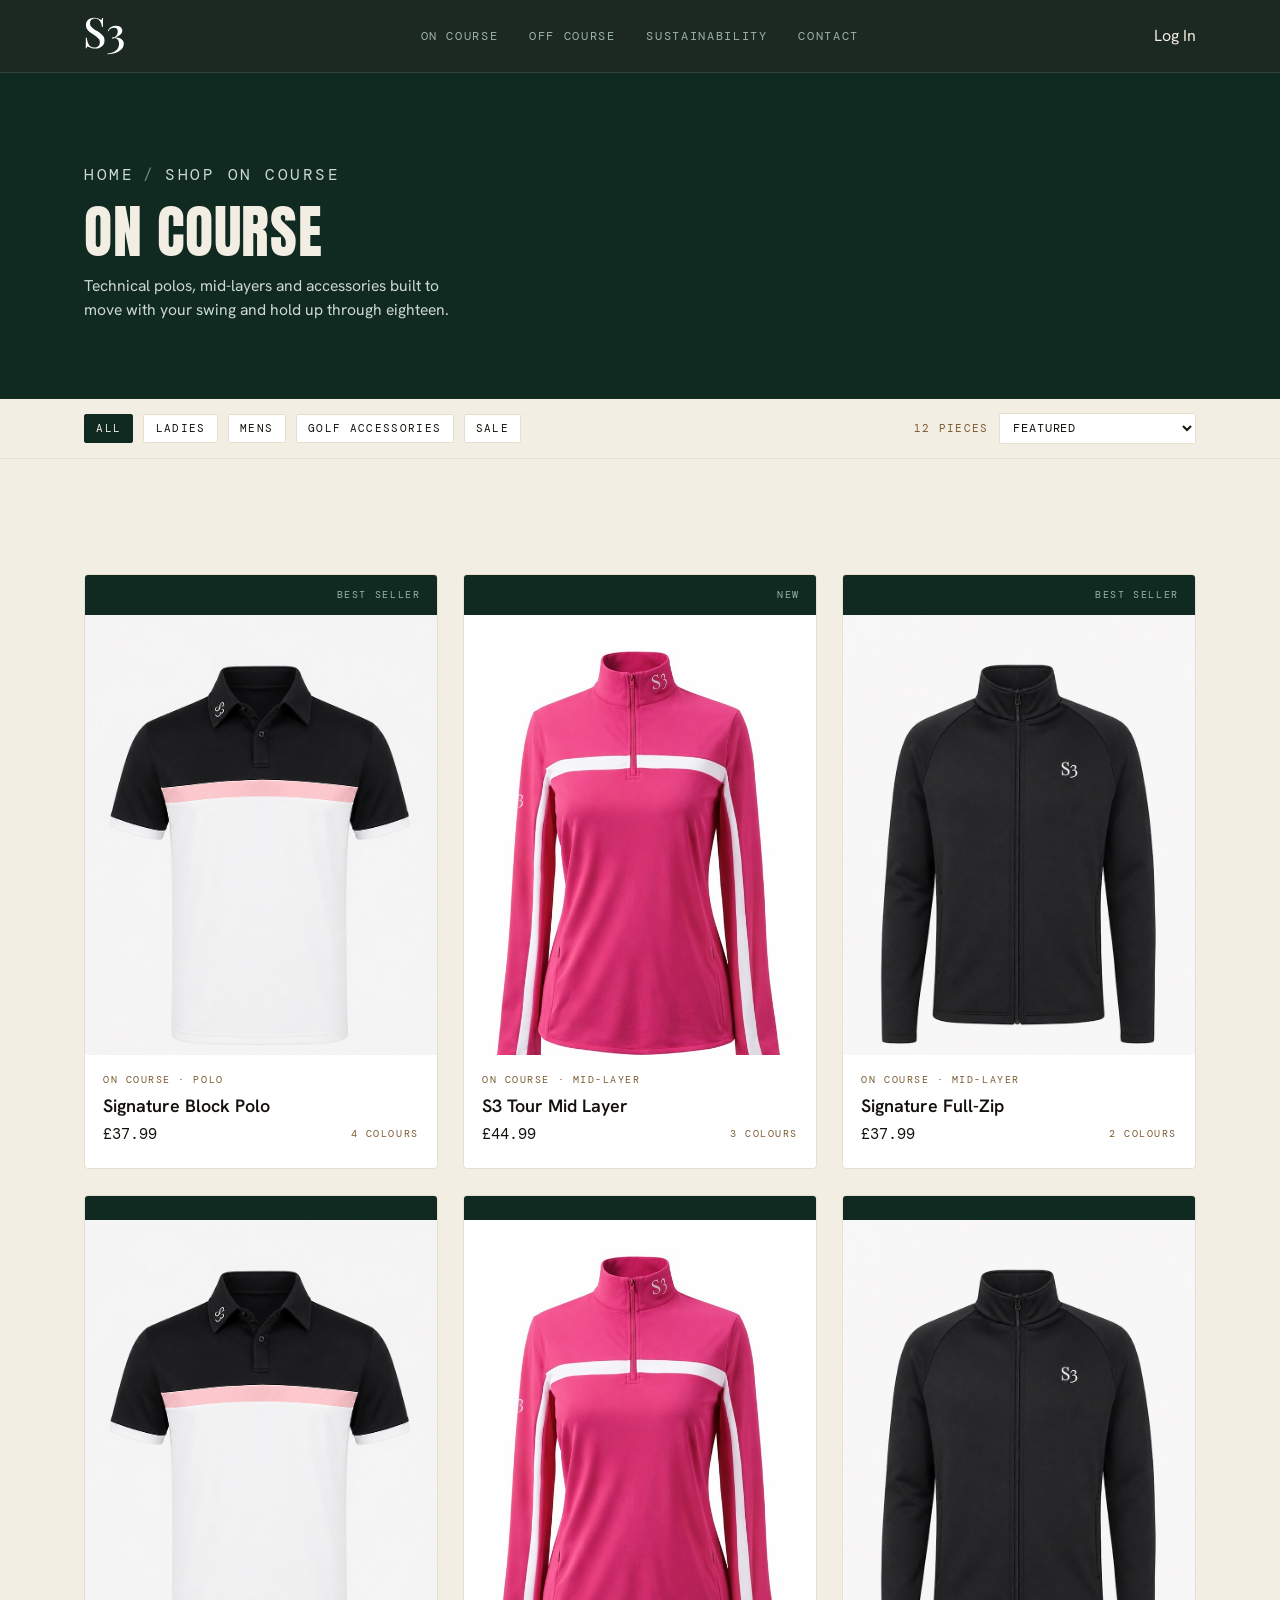
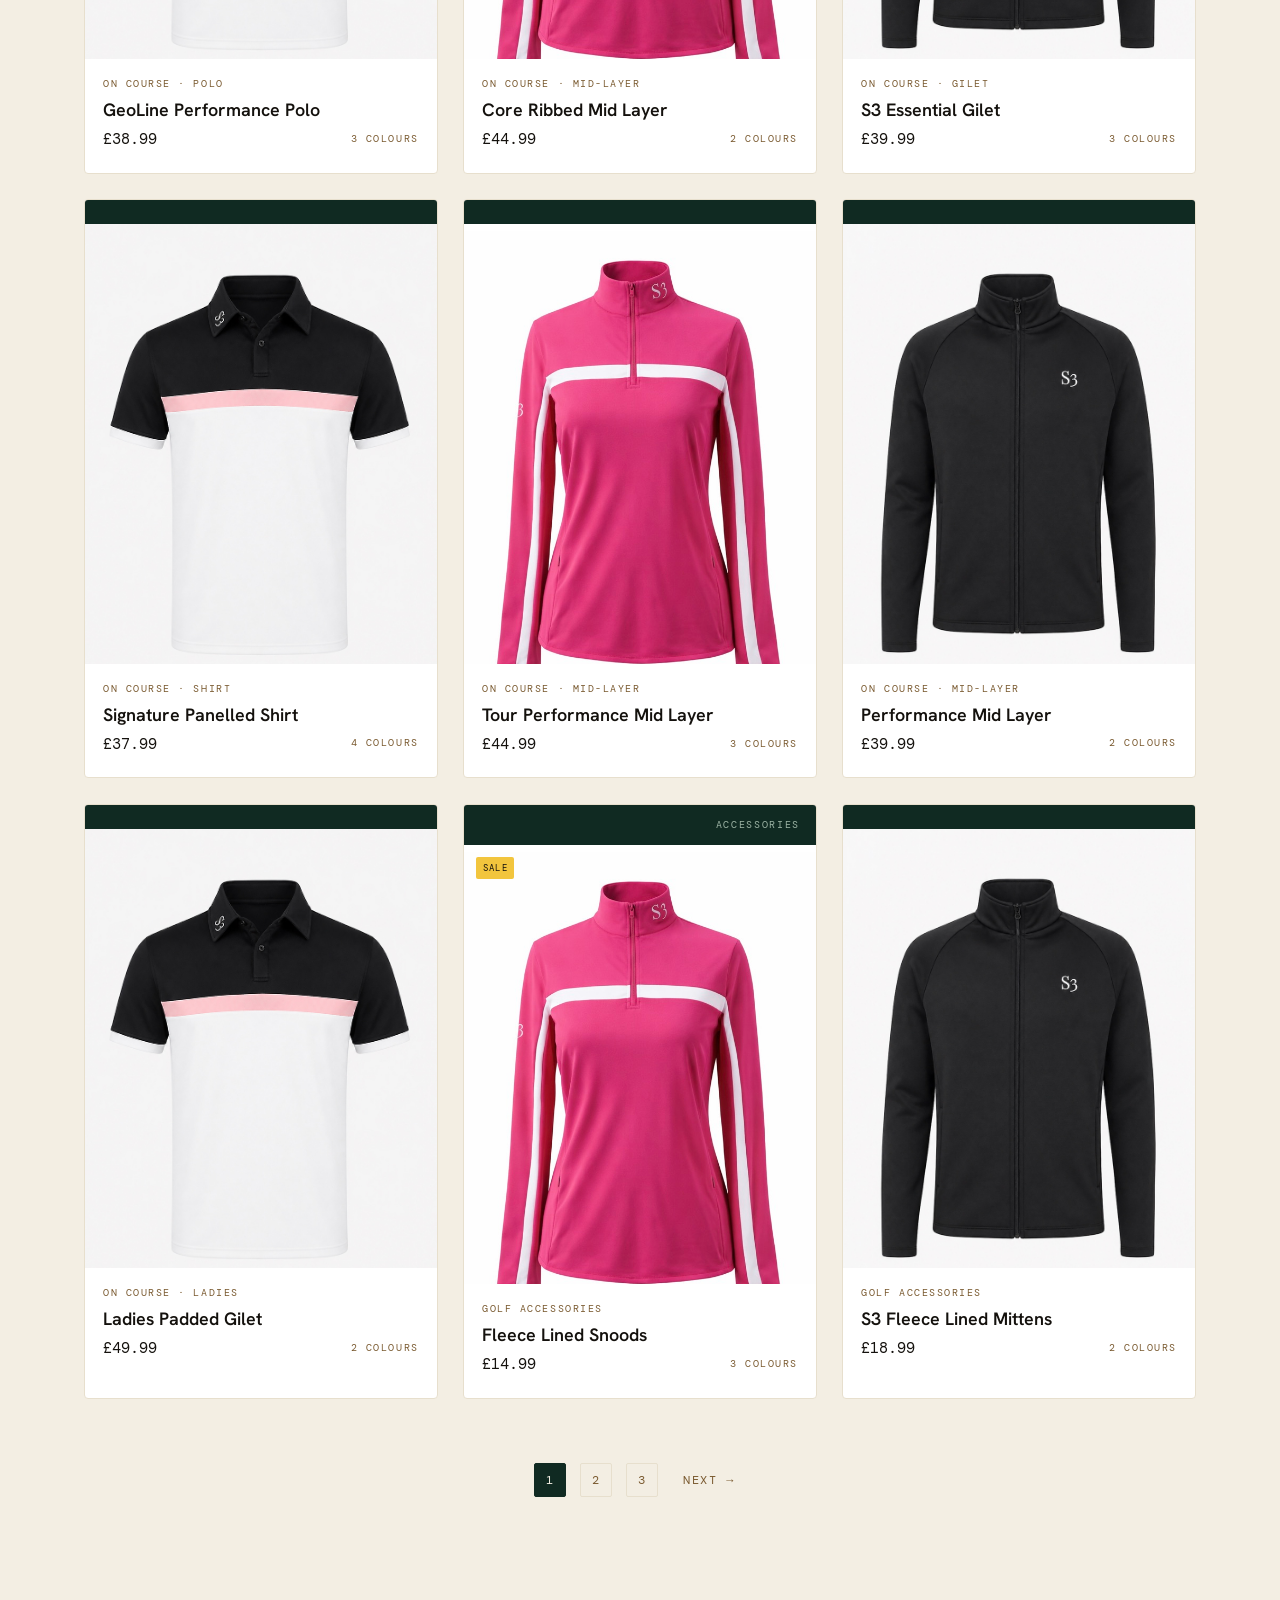
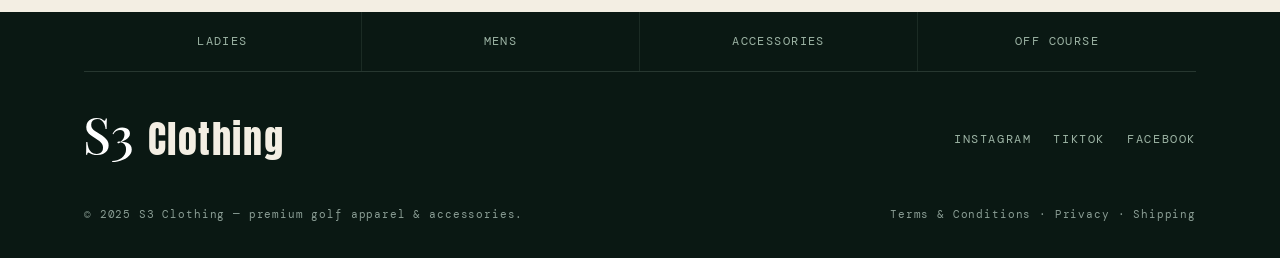
<file: collection.html>
<!doctype html>
<html lang="en">
  <head>
    <meta charset="UTF-8" />
    <meta name="viewport" content="width=device-width, initial-scale=1.0" />
    <meta name="robots" content="noindex, nofollow" /><!-- preview build — keep out of search results -->
    <title>On Course — S3 Clothing</title>
    <meta
      name="description"
      content="Shop the S3 On Course collection — technical polos, mid-layers and accessories engineered for the swing, styled for the clubhouse."
    />
    <link rel="preconnect" href="https://fonts.googleapis.com" />
    <link rel="preconnect" href="https://fonts.gstatic.com" crossorigin />
    <link
      href="https://fonts.googleapis.com/css2?family=Anton&family=Hanken+Grotesk:ital,wght@0,400;0,500;0,600;0,700;1,400&family=DM+Mono:wght@400;500&display=swap"
      rel="stylesheet"
    />
    <link rel="stylesheet" href="assets/theme.css" />
  </head>
  <body>
    <!-- ============ NAV ============ -->
    <header class="nav">
      <div class="wrap nav-inner">
        <a class="brand" href="index.html" aria-label="S3 Clothing home">
          <svg
            class="brand-logo"
            viewBox="20.2 -759.6 986 950.6"
            role="img"
            aria-label="S3"
            xmlns="http://www.w3.org/2000/svg"
          >
            <g fill="currentColor">
              <path
                d="m265.20056152-719.60003662q53.00018311 0 81.00030518 11.80001831 28.00012207 11.80001831 49.0001831 25.80001831 12 7 19.5 10.5 7.5 3.5 14.5 3.5 10 0 14.5-11 4.5-11 7.5-33h23q-1 17.80004883-2.5 42.20010376-1.5 24.40005493-2 64.40014648-.5 40.00009156-.5 105.40023804h-23q-3.2000122-49.40008545-21.90005493-95.0001831-18.70004272-45.60009766-53.80007934-74.8001709-35.10003662-29.20007324-90.2999878-29.20007324-51.19989013 0-84.59982299 30.39990234-33.39993286 30.39990234-33.39993286 80.99981689 0 43.39990235 21.99993896 73.09985352 21.99993896 29.69995117 60.49993896 55.1000061 38.5 25.40005493 87.10021973 56.60025025 50.59991455 31.79998779 90.29986572 63.19998169 39.69995118 31.39999389 62.89993287 69.6000061 23.19998168 38.20001221 23.19998168 92.40002441 0 64.60003662-30.70010376 107.00006104-30.70010375 42.40002441-81.50027465 63.50003052-50.8001709 21.1000061-111.80035401 21.1000061-56.0001831 0-88.90029907-12-32.90011597-12-56.10018921-25-22-14-34-14-10 0-14.5 11-4.5 11-7.5 33h-23q2-22.00006104 2.5-51.70013428.5-29.70007324 1-77.5001831.5-47.80010987.5-120.80029297h23q4 62.00012207 22.5 115.80023193 18.5 53.80010987 57 86.50018311 38.5 32.70007324 102.5 32.70007324 33.80004883 0 62.70001221-13.09997559 28.89996338-13.09997558 47.09991455-41.09988403 18.19995117-27.99990845 18.19995117-71.79971313 0-41.20001221-19.3999939-71.90002442-19.39999389-30.70001221-53.89996337-57.40002441-34.49996949-26.70001221-80.69992066-54.70001221-47-29.60003662-88-60.00006103-41-30.40002442-65.5-70.00003052-24.5-39.60000611-24.5-95.3999939 0-60.40008545 28.20010376-99.50012207 28.20010376-39.10003662 74.00027466-57.90005493 45.8001709-18.80001831 97.800354-18.80001831z"
              />
              <path
                d="m777.20159912-529.80004883q44.40014649 0 79.00027466 13.60000611 34.60012817 13.6000061 54.30020142 39.1000061 19.70007324 25.5 19.70007324 61.70001221 0 38.59997558-22.60006714 71.29998779-22.60006714 32.70001221-60.40029907 56.50003052-37.80023194 23.80001831-84.00073243 37.19998169 54.00042725-.20007325 100.00067139 16.39993286 46.00024414 16.6000061 74.50033569 50.20004272 28.50009156 33.60003662 28.50009156 85.60003662 0 46-22.60006714 84.60000611-22.60006714 38.6000061-61.8001709 69.1000061-39.20010376 30.5-89.50024414 52-50.30014038 21.5-105.30029297 32.5-55.00015259 11-108.80032349 11v-18.60003662q49.59991456-1.20001221 98.39990235-16.6000061 48.79998779-15.3999939 88.70001221-44.2999878 39.90002441-28.89999389 63.90005493-71.69998169 24.00003051-42.79998779 24.00003051-97.79998779 0-59-28.29998779-97.29998779-28.29998779-38.2999878-77.29998779-42.2999878-15 6.20001221-26.80001831 10.80001831-11.80001831 4.60000611-21.80007935 4.60000611-8.2000122 0-12.50003052-3.3999939-4.30001831-3.39999389-4.30001831-10.20004272 0-9.80004883 8.60003663-14.80004883 8.60003662-5 19.40008544-5 8 0 16.5 1.3999939 8.5 1.39999389 18.5 2.39999389 41.60003663-30.59997558 59.30001832-67.09991455 17.69998168-36.49993896 17.69998168-73.49987793 0-46.39996338-23.6000061-67.89996338-23.6000061-21.5-64.00003052-21.5-40.39996338 0-74.79995727 21.19995117-34.3999939 21.19995118-57.3999939 64.19982911l-17.20001221-8.40002442q16.00006104-33 40.90011597-61.5 24.90005493-28.5 62.00015259-46 37.10009766-17.5 89.10028076-17.5z"
              />
            </g>
          </svg>
        </a>
        <nav class="nav-links" aria-label="Primary">
          <a href="collection.html">On Course</a>
          <a href="collection.html#off">Off Course</a>
          <a href="about.html#sustain">Sustainability</a>
          <a href="about.html#contact">Contact</a>
        </nav>
        <a class="nav-cta nav-links" href="account.html" style="display: flex; gap: 0"
          >Log&nbsp;In</a
        >
        <button class="menu-btn" aria-label="Open menu">Menu</button>
      </div>
    </header>

    <section class="page-head">
      <div class="wrap">
        <p class="crumbs"><a href="index.html">Home</a><span class="sep">/</span>Shop On Course</p>
        <h1 style="margin-top:18px">On Course</h1>
        <p>Technical polos, mid-layers and accessories built to move with your swing and hold up through eighteen.</p>
      </div>
    </section>

    <div class="filterbar">
      <div class="wrap">
        <div class="chips">
          <button class="chip is-active">All</button>
          <button class="chip">Ladies</button>
          <button class="chip">Mens</button>
          <button class="chip">Golf Accessories</button>
          <button class="chip">Sale</button>
        </div>
        <div class="sortwrap">
          <span class="result-count">12 pieces</span>
          <label for="sort" style="position:absolute;left:-9999px">Sort by</label>
          <select id="sort">
            <option>Featured</option><option>Price: low to high</option>
            <option>Price: high to low</option><option>Newest</option>
          </select>
        </div>
      </div>
    </div>

    <section class="section wrap">
      <div class="grid3">
        <!-- card 1 -->
        <article class="card">
          <div class="scorecol"><span class="hole"></span><span>Best seller</span></div>
          <div class="swatch">
            <img src="fad824_236eeeb7fd4743568e5cbca667edcc9c~mv2.png" alt="S3 Signature Block Polo" loading="lazy" />
          </div>
          <div class="meta">
            <span class="tag">On course · Polo</span>
            <div class="line"><a class="name" href="product.html">Signature Block Polo</a></div>
            <div class="line"><span class="price">£37.99</span><span class="tag">4 colours</span></div>
          </div>
        </article>
        <!-- card 2 -->
        <article class="card">
          <div class="scorecol"><span class="hole"></span><span>New</span></div>
          <div class="swatch">
            <img src="fad824_696bb5dae61844c9bb1b9315016b4593~mv2.png" alt="S3 Tour Mid Layer" loading="lazy" />
          </div>
          <div class="meta">
            <span class="tag">On course · Mid-layer</span>
            <div class="line"><a class="name" href="product.html">S3 Tour Mid Layer</a></div>
            <div class="line"><span class="price">£44.99</span><span class="tag">3 colours</span></div>
          </div>
        </article>
        <!-- card 3 -->
        <article class="card">
          <div class="scorecol"><span class="hole"></span><span>Best seller</span></div>
          <div class="swatch">
            <img src="fad824_a6884e0d89e9421d86b187391539938e~mv2.png" alt="S3 Signature Full-Zip" loading="lazy" />
          </div>
          <div class="meta">
            <span class="tag">On course · Mid-layer</span>
            <div class="line"><a class="name" href="product.html">Signature Full-Zip</a></div>
            <div class="line"><span class="price">£37.99</span><span class="tag">2 colours</span></div>
          </div>
        </article>
        <!-- card 4 -->
        <article class="card">
          <div class="scorecol"><span class="hole"></span><span></span></div>
          <div class="swatch">
            <img src="fad824_236eeeb7fd4743568e5cbca667edcc9c~mv2.png" alt="S3 GeoLine Performance Polo" loading="lazy" />
          </div>
          <div class="meta">
            <span class="tag">On course · Polo</span>
            <div class="line"><a class="name" href="product.html">GeoLine Performance Polo</a></div>
            <div class="line"><span class="price">£38.99</span><span class="tag">3 colours</span></div>
          </div>
        </article>
        <!-- card 5 -->
        <article class="card">
          <div class="scorecol"><span class="hole"></span><span></span></div>
          <div class="swatch">
            <img src="fad824_696bb5dae61844c9bb1b9315016b4593~mv2.png" alt="S3 Core Ribbed Mid Layer" loading="lazy" />
          </div>
          <div class="meta">
            <span class="tag">On course · Mid-layer</span>
            <div class="line"><a class="name" href="product.html">Core Ribbed Mid Layer</a></div>
            <div class="line"><span class="price">£44.99</span><span class="tag">2 colours</span></div>
          </div>
        </article>
        <!-- card 6 -->
        <article class="card">
          <div class="scorecol"><span class="hole"></span><span></span></div>
          <div class="swatch">
            <img src="fad824_a6884e0d89e9421d86b187391539938e~mv2.png" alt="S3 Essential Gilet" loading="lazy" />
          </div>
          <div class="meta">
            <span class="tag">On course · Gilet</span>
            <div class="line"><a class="name" href="product.html">S3 Essential Gilet</a></div>
            <div class="line"><span class="price">£39.99</span><span class="tag">3 colours</span></div>
          </div>
        </article>
        <!-- card 7 -->
        <article class="card">
          <div class="scorecol"><span class="hole"></span><span></span></div>
          <div class="swatch">
            <img src="fad824_236eeeb7fd4743568e5cbca667edcc9c~mv2.png" alt="S3 Signature Panelled Shirt" loading="lazy" />
          </div>
          <div class="meta">
            <span class="tag">On course · Shirt</span>
            <div class="line"><a class="name" href="product.html">Signature Panelled Shirt</a></div>
            <div class="line"><span class="price">£37.99</span><span class="tag">4 colours</span></div>
          </div>
        </article>
        <!-- card 8 -->
        <article class="card">
          <div class="scorecol"><span class="hole"></span><span></span></div>
          <div class="swatch">
            <img src="fad824_696bb5dae61844c9bb1b9315016b4593~mv2.png" alt="S3 Tour Performance Mid Layer" loading="lazy" />
          </div>
          <div class="meta">
            <span class="tag">On course · Mid-layer</span>
            <div class="line"><a class="name" href="product.html">Tour Performance Mid Layer</a></div>
            <div class="line"><span class="price">£44.99</span><span class="tag">3 colours</span></div>
          </div>
        </article>
        <!-- card 9 -->
        <article class="card">
          <div class="scorecol"><span class="hole"></span><span></span></div>
          <div class="swatch">
            <img src="fad824_a6884e0d89e9421d86b187391539938e~mv2.png" alt="S3 Performance Mid Layer" loading="lazy" />
          </div>
          <div class="meta">
            <span class="tag">On course · Mid-layer</span>
            <div class="line"><a class="name" href="product.html">Performance Mid Layer</a></div>
            <div class="line"><span class="price">£39.99</span><span class="tag">2 colours</span></div>
          </div>
        </article>
        <!-- card 10 -->
        <article class="card">
          <div class="scorecol"><span class="hole"></span><span></span></div>
          <div class="swatch">
            <img src="fad824_236eeeb7fd4743568e5cbca667edcc9c~mv2.png" alt="S3 Ladies Padded Gilet" loading="lazy" />
          </div>
          <div class="meta">
            <span class="tag">On course · Ladies</span>
            <div class="line"><a class="name" href="product.html">Ladies Padded Gilet</a></div>
            <div class="line"><span class="price">£49.99</span><span class="tag">2 colours</span></div>
          </div>
        </article>
        <!-- card 11 — Sale item -->
        <article class="card">
          <div class="scorecol"><span class="hole"></span><span>Accessories</span></div>
          <div class="swatch">
            <span class="badge badge-sale">Sale</span>
            <img src="fad824_696bb5dae61844c9bb1b9315016b4593~mv2.png" alt="S3 Fleece Lined Snoods" loading="lazy" />
          </div>
          <div class="meta">
            <span class="tag">Golf accessories</span>
            <div class="line"><a class="name" href="product.html">Fleece Lined Snoods</a></div>
            <div class="line"><span class="price">£14.99</span><span class="tag">3 colours</span></div>
          </div>
        </article>
        <!-- card 12 -->
        <article class="card">
          <div class="scorecol"><span class="hole"></span><span></span></div>
          <div class="swatch">
            <img src="fad824_a6884e0d89e9421d86b187391539938e~mv2.png" alt="S3 Fleece Lined Mittens" loading="lazy" />
          </div>
          <div class="meta">
            <span class="tag">Golf accessories</span>
            <div class="line"><a class="name" href="product.html">S3 Fleece Lined Mittens</a></div>
            <div class="line"><span class="price">£18.99</span><span class="tag">2 colours</span></div>
          </div>
        </article>
      </div>

      <nav class="pager" aria-label="Pagination">
        <span class="num is-current">1</span><a class="num" href="#">2</a><a class="num" href="#">3</a>
        <a href="#">Next →</a>
      </nav>
    </section>

    <!-- ============ FOOTER ============ -->
    <footer>
      <div class="wrap">
        <div class="foot-score" role="presentation">
          <div class="c"><a href="#">Ladies</a></div>
          <div class="c"><a href="#">Mens</a></div>
          <div class="c"><a href="#">Accessories</a></div>
          <div class="c"><a href="#">Off course</a></div>
        </div>
        <div class="foot-main">
          <div class="foot-brand">
            <svg
              class="foot-logo"
              viewBox="20.2 -759.6 986 950.6"
              role="img"
              aria-label="S3"
              xmlns="http://www.w3.org/2000/svg"
            >
              <g fill="currentColor">
                <path
                  d="m265.20056152-719.60003662q53.00018311 0 81.00030518 11.80001831 28.00012207 11.80001831 49.0001831 25.80001831 12 7 19.5 10.5 7.5 3.5 14.5 3.5 10 0 14.5-11 4.5-11 7.5-33h23q-1 17.80004883-2.5 42.20010376-1.5 24.40005493-2 64.40014648-.5 40.00009156-.5 105.40023804h-23q-3.2000122-49.40008545-21.90005493-95.0001831-18.70004272-45.60009766-53.80007934-74.8001709-35.10003662-29.20007324-90.2999878-29.20007324-51.19989013 0-84.59982299 30.39990234-33.39993286 30.39990234-33.39993286 80.99981689 0 43.39990235 21.99993896 73.09985352 21.99993896 29.69995117 60.49993896 55.1000061 38.5 25.40005493 87.10021973 56.60025025 50.59991455 31.79998779 90.29986572 63.19998169 39.69995118 31.39999389 62.89993287 69.6000061 23.19998168 38.20001221 23.19998168 92.40002441 0 64.60003662-30.70010376 107.00006104-30.70010375 42.40002441-81.50027465 63.50003052-50.8001709 21.1000061-111.80035401 21.1000061-56.0001831 0-88.90029907-12-32.90011597-12-56.10018921-25-22-14-34-14-10 0-14.5 11-4.5 11-7.5 33h-23q2-22.00006104 2.5-51.70013428.5-29.70007324 1-77.5001831.5-47.80010987.5-120.80029297h23q4 62.00012207 22.5 115.80023193 18.5 53.80010987 57 86.50018311 38.5 32.70007324 102.5 32.70007324 33.80004883 0 62.70001221-13.09997559 28.89996338-13.09997558 47.09991455-41.09988403 18.19995117-27.99990845 18.19995117-71.79971313 0-41.20001221-19.3999939-71.90002442-19.39999389-30.70001221-53.89996337-57.40002441-34.49996949-26.70001221-80.69992066-54.70001221-47-29.60003662-88-60.00006103-41-30.40002442-65.5-70.00003052-24.5-39.60000611-24.5-95.3999939 0-60.40008545 28.20010376-99.50012207 28.20010376-39.10003662 74.00027466-57.90005493 45.8001709-18.80001831 97.800354-18.80001831z"
                />
                <path
                  d="m777.20159912-529.80004883q44.40014649 0 79.00027466 13.60000611 34.60012817 13.6000061 54.30020142 39.1000061 19.70007324 25.5 19.70007324 61.70001221 0 38.59997558-22.60006714 71.29998779-22.60006714 32.70001221-60.40029907 56.50003052-37.80023194 23.80001831-84.00073243 37.19998169 54.00042725-.20007325 100.00067139 16.39993286 46.00024414 16.6000061 74.50033569 50.20004272 28.50009156 33.60003662 28.50009156 85.60003662 0 46-22.60006714 84.60000611-22.60006714 38.6000061-61.8001709 69.1000061-39.20010376 30.5-89.50024414 52-50.30014038 21.5-105.30029297 32.5-55.00015259 11-108.80032349 11v-18.60003662q49.59991456-1.20001221 98.39990235-16.6000061 48.79998779-15.3999939 88.70001221-44.2999878 39.90002441-28.89999389 63.90005493-71.69998169 24.00003051-42.79998779 24.00003051-97.79998779 0-59-28.29998779-97.29998779-28.29998779-38.2999878-77.29998779-42.2999878-15 6.20001221-26.80001831 10.80001831-11.80001831 4.60000611-21.80007935 4.60000611-8.2000122 0-12.50003052-3.3999939-4.30001831-3.39999389-4.30001831-10.20004272 0-9.80004883 8.60003663-14.80004883 8.60003662-5 19.40008544-5 8 0 16.5 1.3999939 8.5 1.39999389 18.5 2.39999389 41.60003663-30.59997558 59.30001832-67.09991455 17.69998168-36.49993896 17.69998168-73.49987793 0-46.39996338-23.6000061-67.89996338-23.6000061-21.5-64.00003052-21.5-40.39996338 0-74.79995727 21.19995117-34.3999939 21.19995118-57.3999939 64.19982911l-17.20001221-8.40002442q16.00006104-33 40.90011597-61.5 24.90005493-28.5 62.00015259-46 37.10009766-17.5 89.10028076-17.5z"
                />
              </g>
            </svg>
            Clothing
          </div>
          <div class="foot-social">
            <a href="https://www.instagram.com/sweetspotstyles____/"
              >Instagram</a
            >
            <a href="https://www.tiktok.com/@sweet.spot.styles">TikTok</a>
            <a
              href="https://www.facebook.com/p/Sweet-Spot-Styles-61563006345222/"
              >Facebook</a
            >
          </div>
        </div>
        <div class="foot-fine">
          <span
            >© 2025 S3 Clothing — premium golf apparel &amp; accessories.</span
          >
          <span>Terms &amp; Conditions · Privacy · Shipping</span>
        </div>
      </div>
    </footer>

    <script src="assets/theme.js" defer></script>
  </body>
</html>
</file>
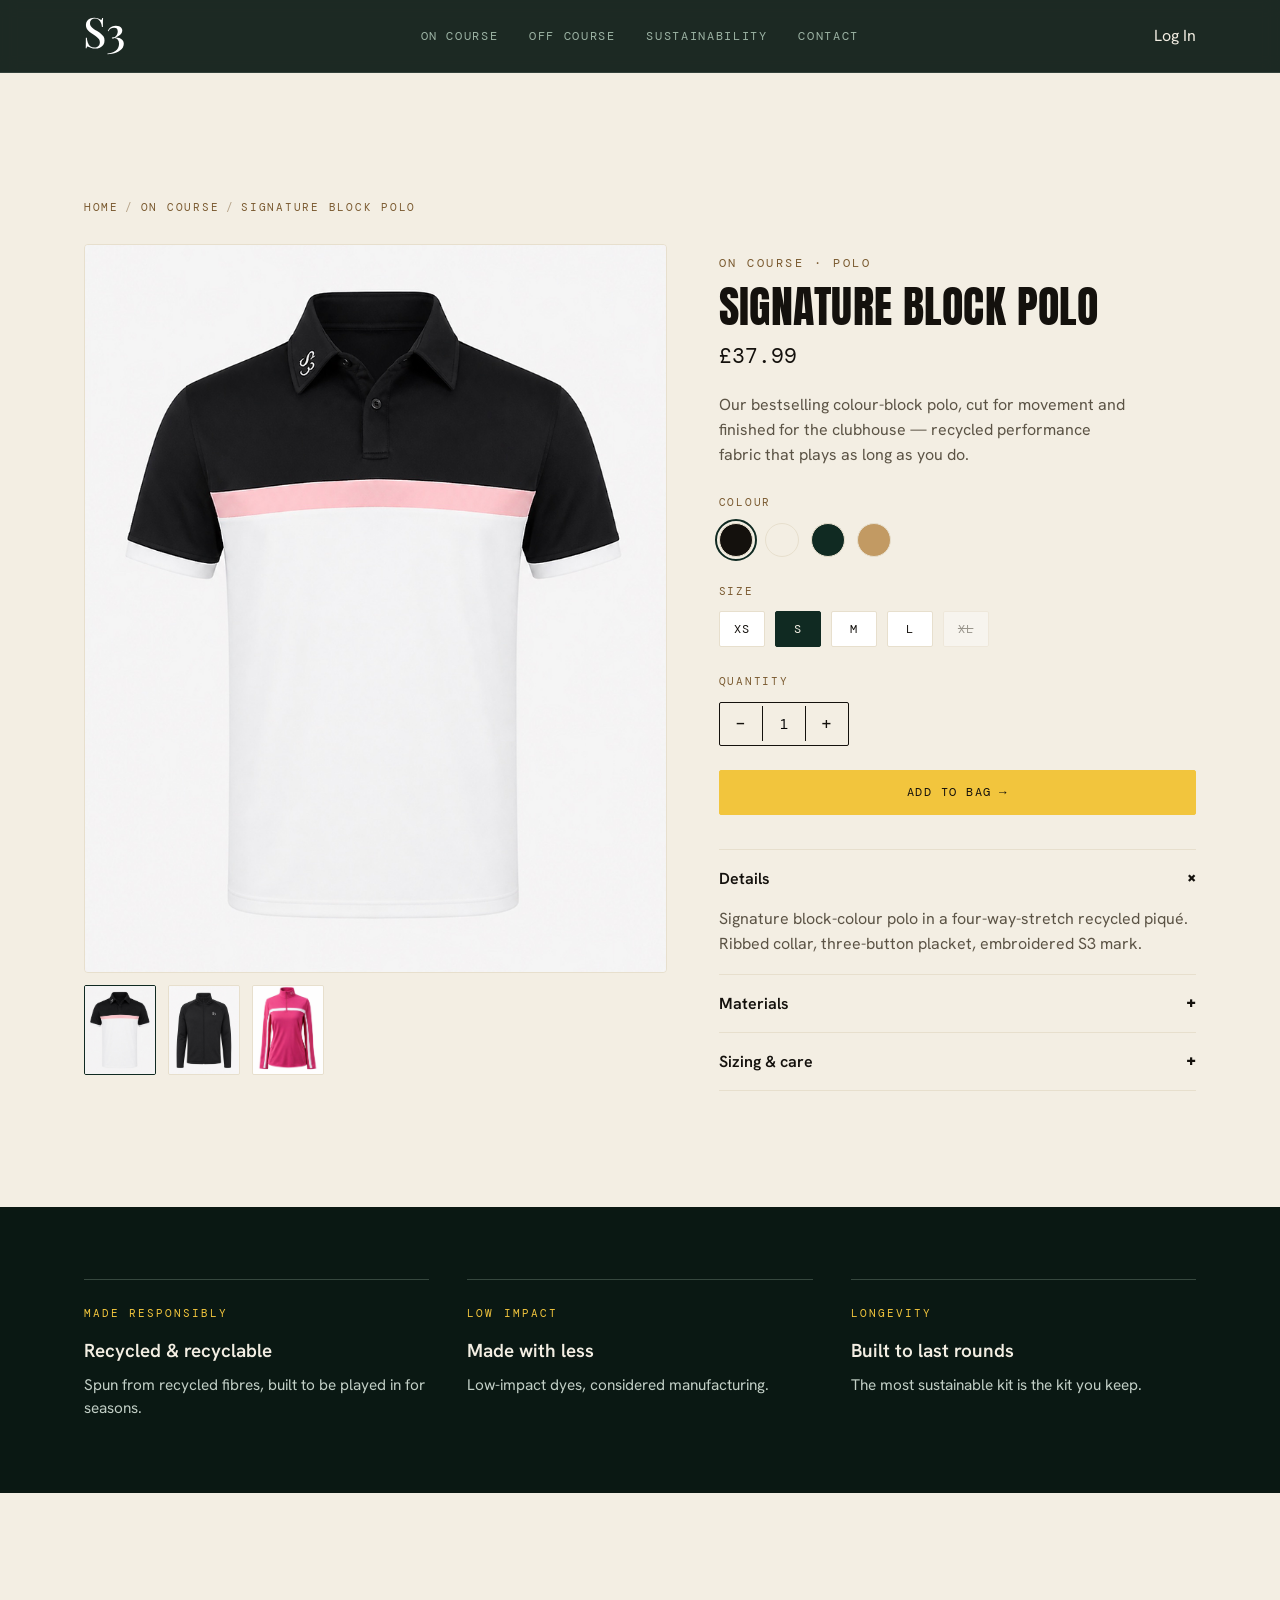
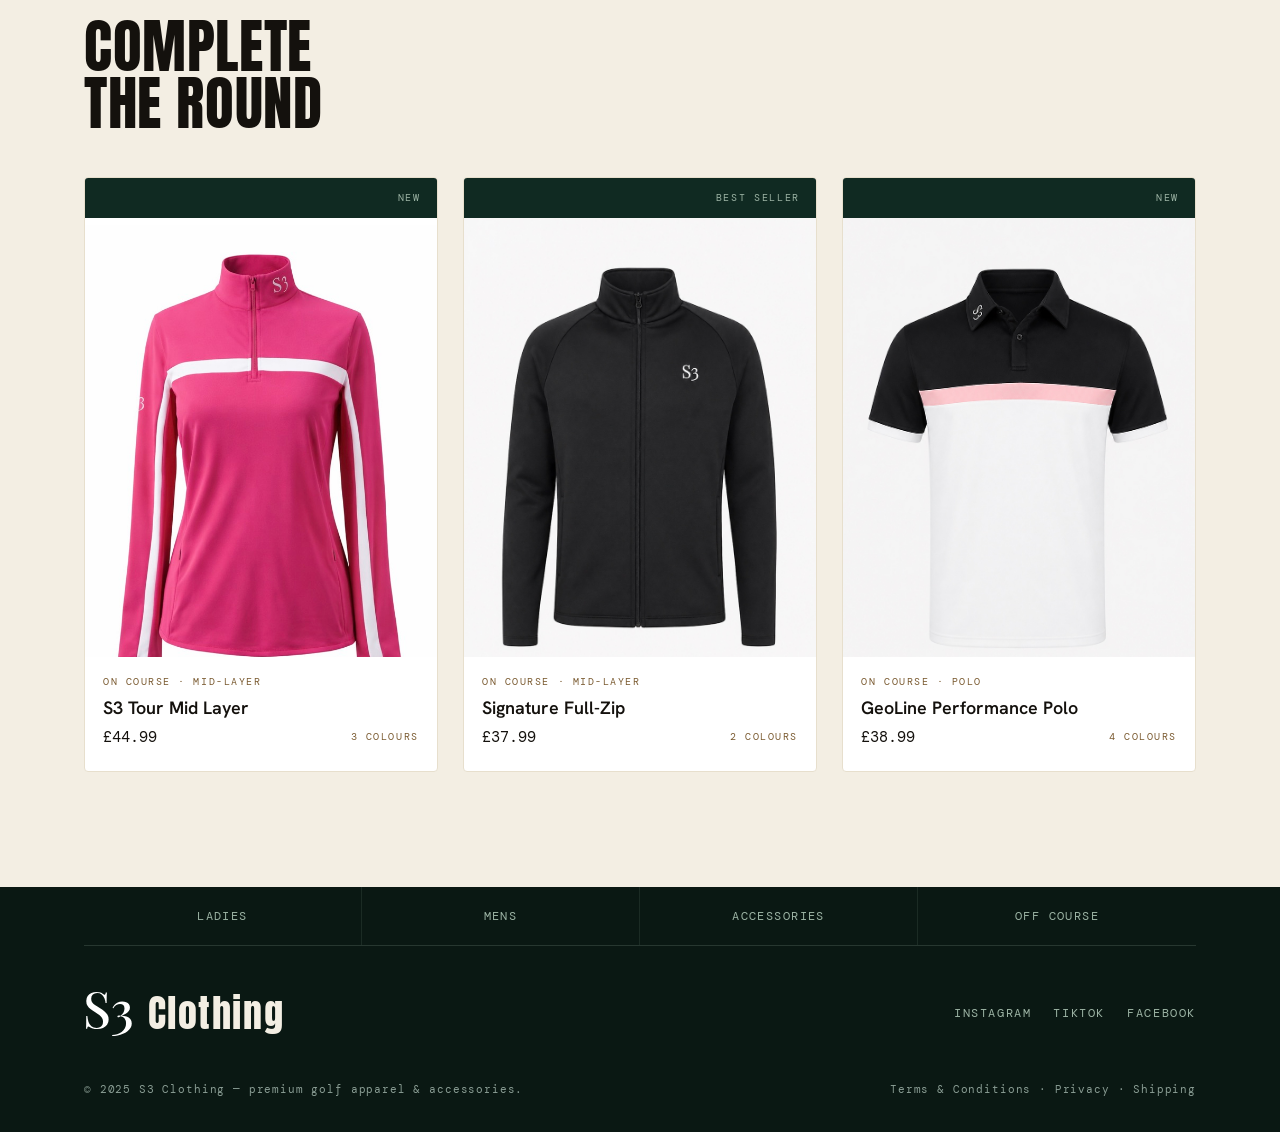
<file: product.html>
<!doctype html>
<html lang="en">
<head>
  <meta charset="UTF-8" />
  <meta name="viewport" content="width=device-width, initial-scale=1.0" />
  <meta name="robots" content="noindex, nofollow" /><!-- preview build — keep out of search results -->
  <meta name="description" content="Signature Block Polo — our bestselling colour-block polo, cut for movement and finished for the clubhouse." />
    <link rel="preconnect" href="https://fonts.googleapis.com" />
    <link rel="preconnect" href="https://fonts.gstatic.com" crossorigin />
    <link
      href="https://fonts.googleapis.com/css2?family=Anton&family=Hanken+Grotesk:ital,wght@0,400;0,500;0,600;0,700;1,400&family=DM+Mono:wght@400;500&display=swap"
      rel="stylesheet"
    />
    <link rel="stylesheet" href="assets/theme.css" />
  <title>Signature Block Polo — S3 Clothing</title>
</head>
<body>
    <!-- ============ NAV ============ -->
    <header class="nav">
      <div class="wrap nav-inner">
        <a class="brand" href="index.html" aria-label="S3 Clothing home">
          <svg
            class="brand-logo"
            viewBox="20.2 -759.6 986 950.6"
            role="img"
            aria-label="S3"
            xmlns="http://www.w3.org/2000/svg"
          >
            <g fill="currentColor">
              <path
                d="m265.20056152-719.60003662q53.00018311 0 81.00030518 11.80001831 28.00012207 11.80001831 49.0001831 25.80001831 12 7 19.5 10.5 7.5 3.5 14.5 3.5 10 0 14.5-11 4.5-11 7.5-33h23q-1 17.80004883-2.5 42.20010376-1.5 24.40005493-2 64.40014648-.5 40.00009156-.5 105.40023804h-23q-3.2000122-49.40008545-21.90005493-95.0001831-18.70004272-45.60009766-53.80007934-74.8001709-35.10003662-29.20007324-90.2999878-29.20007324-51.19989013 0-84.59982299 30.39990234-33.39993286 30.39990234-33.39993286 80.99981689 0 43.39990235 21.99993896 73.09985352 21.99993896 29.69995117 60.49993896 55.1000061 38.5 25.40005493 87.10021973 56.60025025 50.59991455 31.79998779 90.29986572 63.19998169 39.69995118 31.39999389 62.89993287 69.6000061 23.19998168 38.20001221 23.19998168 92.40002441 0 64.60003662-30.70010376 107.00006104-30.70010375 42.40002441-81.50027465 63.50003052-50.8001709 21.1000061-111.80035401 21.1000061-56.0001831 0-88.90029907-12-32.90011597-12-56.10018921-25-22-14-34-14-10 0-14.5 11-4.5 11-7.5 33h-23q2-22.00006104 2.5-51.70013428.5-29.70007324 1-77.5001831.5-47.80010987.5-120.80029297h23q4 62.00012207 22.5 115.80023193 18.5 53.80010987 57 86.50018311 38.5 32.70007324 102.5 32.70007324 33.80004883 0 62.70001221-13.09997559 28.89996338-13.09997558 47.09991455-41.09988403 18.19995117-27.99990845 18.19995117-71.79971313 0-41.20001221-19.3999939-71.90002442-19.39999389-30.70001221-53.89996337-57.40002441-34.49996949-26.70001221-80.69992066-54.70001221-47-29.60003662-88-60.00006103-41-30.40002442-65.5-70.00003052-24.5-39.60000611-24.5-95.3999939 0-60.40008545 28.20010376-99.50012207 28.20010376-39.10003662 74.00027466-57.90005493 45.8001709-18.80001831 97.800354-18.80001831z"
              />
              <path
                d="m777.20159912-529.80004883q44.40014649 0 79.00027466 13.60000611 34.60012817 13.6000061 54.30020142 39.1000061 19.70007324 25.5 19.70007324 61.70001221 0 38.59997558-22.60006714 71.29998779-22.60006714 32.70001221-60.40029907 56.50003052-37.80023194 23.80001831-84.00073243 37.19998169 54.00042725-.20007325 100.00067139 16.39993286 46.00024414 16.6000061 74.50033569 50.20004272 28.50009156 33.60003662 28.50009156 85.60003662 0 46-22.60006714 84.60000611-22.60006714 38.6000061-61.8001709 69.1000061-39.20010376 30.5-89.50024414 52-50.30014038 21.5-105.30029297 32.5-55.00015259 11-108.80032349 11v-18.60003662q49.59991456-1.20001221 98.39990235-16.6000061 48.79998779-15.3999939 88.70001221-44.2999878 39.90002441-28.89999389 63.90005493-71.69998169 24.00003051-42.79998779 24.00003051-97.79998779 0-59-28.29998779-97.29998779-28.29998779-38.2999878-77.29998779-42.2999878-15 6.20001221-26.80001831 10.80001831-11.80001831 4.60000611-21.80007935 4.60000611-8.2000122 0-12.50003052-3.3999939-4.30001831-3.39999389-4.30001831-10.20004272 0-9.80004883 8.60003663-14.80004883 8.60003662-5 19.40008544-5 8 0 16.5 1.3999939 8.5 1.39999389 18.5 2.39999389 41.60003663-30.59997558 59.30001832-67.09991455 17.69998168-36.49993896 17.69998168-73.49987793 0-46.39996338-23.6000061-67.89996338-23.6000061-21.5-64.00003052-21.5-40.39996338 0-74.79995727 21.19995117-34.3999939 21.19995118-57.3999939 64.19982911l-17.20001221-8.40002442q16.00006104-33 40.90011597-61.5 24.90005493-28.5 62.00015259-46 37.10009766-17.5 89.10028076-17.5z"
              />
            </g>
          </svg>
        </a>
        <nav class="nav-links" aria-label="Primary">
          <a href="collection.html">On Course</a>
          <a href="collection.html#off">Off Course</a>
          <a href="about.html#sustain">Sustainability</a>
          <a href="about.html#contact">Contact</a>
        </nav>
        <a class="nav-cta nav-links" href="account.html" style="display: flex; gap: 0"
          >Log&nbsp;In</a
        >
        <button class="menu-btn" aria-label="Open menu">Menu</button>
      </div>
    </header>

    <section class="section wrap">
      <p class="crumbs" style="color:var(--sand-text);margin-bottom:28px">
        <a href="index.html">Home</a><span class="sep">/</span>
        <a href="collection.html">On Course</a><span class="sep">/</span>Signature Block Polo</p>
      <div class="pdp">
        <div class="gallery">
          <div class="main"><img src="fad824_236eeeb7fd4743568e5cbca667edcc9c~mv2.png" alt="S3 Signature Block Polo, front" /></div>
          <div class="thumbs">
            <button class="thumb is-active"><img src="fad824_236eeeb7fd4743568e5cbca667edcc9c~mv2.png" alt="View 1" /></button>
            <button class="thumb"><img src="fad824_a6884e0d89e9421d86b187391539938e~mv2.png" alt="View 2" /></button>
            <button class="thumb"><img src="fad824_696bb5dae61844c9bb1b9315016b4593~mv2.png" alt="View 3" /></button>
          </div>
        </div>
        <div class="pdp-info">
          <p class="eyebrow">On course · Polo</p>
          <h1>Signature Block Polo</h1>
          <p class="price">£37.99</p>
          <p class="lede">Our bestselling colour-block polo, cut for movement and finished for the clubhouse — recycled performance fabric that plays as long as you do.</p>
          <div class="opt"><span class="opt-label">Colour</span>
            <div class="swatches">
              <button class="swatch-dot sw-ink is-active" aria-label="Black"></button>
              <button class="swatch-dot sw-bone" aria-label="Bone"></button>
              <button class="swatch-dot sw-pine" aria-label="Pine"></button>
              <button class="swatch-dot sw-sand" aria-label="Sand"></button>
            </div>
          </div>
          <div class="opt"><span class="opt-label">Size</span>
            <div class="sizes">
              <button class="size-pill">XS</button><button class="size-pill is-active">S</button>
              <button class="size-pill">M</button><button class="size-pill">L</button>
              <button class="size-pill" aria-disabled="true">XL</button>
            </div>
          </div>
          <div class="opt"><span class="opt-label">Quantity</span>
            <div class="qty"><button class="dec" aria-label="Decrease">–</button>
              <input type="text" value="1" aria-label="Quantity" /><button class="inc" aria-label="Increase">+</button></div>
          </div>
          <a class="btn btn-solid btn-block" href="cart.html">Add to bag <span class="arw">→</span></a>
          <div class="acc">
            <div class="acc-item is-open"><button class="acc-trigger" aria-expanded="true">Details <span class="ico">+</span></button>
              <div class="acc-panel"><div class="acc-panel-inner"><p>Signature block-colour polo in a four-way-stretch recycled piqué. Ribbed collar, three-button placket, embroidered S3 mark.</p></div></div></div>
            <div class="acc-item"><button class="acc-trigger" aria-expanded="false">Materials <span class="ico">+</span></button>
              <div class="acc-panel"><div class="acc-panel-inner"><p>92% recycled polyester, 8% elastane. Low-impact dyes. Machine washable at 30°.</p></div></div></div>
            <div class="acc-item"><button class="acc-trigger" aria-expanded="false">Sizing &amp; care <span class="ico">+</span></button>
              <div class="acc-panel"><div class="acc-panel-inner"><p>Regular fit. Model is 6'1" wearing M. Wash cold, hang dry, do not iron the print.</p></div></div></div>
          </div>
        </div>
      </div>
    </section>

    <!-- Sustainability mini-callout: reuse one .pillar inside a wrap -->
    <section class="sustain"><div class="wrap" style="padding-block:clamp(40px,6vw,72px)">
      <div class="pillars"><div class="pillar"><span class="k">Made responsibly</span>
        <h4>Recycled &amp; recyclable</h4><p>Spun from recycled fibres, built to be played in for seasons.</p></div>
        <div class="pillar"><span class="k">Low impact</span><h4>Made with less</h4><p>Low-impact dyes, considered manufacturing.</p></div>
        <div class="pillar"><span class="k">Longevity</span><h4>Built to last rounds</h4><p>The most sustainable kit is the kit you keep.</p></div></div>
    </div></section>

    <!-- "Complete the round" — homepage card grid with 3 related products -->
    <section class="section wrap"><div class="sec-head"><div><h2>Complete<br />the round</h2></div></div>
      <div class="grid3">
        <article class="card">
          <div class="scorecol"><span class="hole"></span><span>New</span></div>
          <div class="swatch">
            <img
              src="fad824_696bb5dae61844c9bb1b9315016b4593~mv2.png"
              alt="S3 Tour Mid Layer in pink with white side stripes"
              loading="lazy"
            />
          </div>
          <div class="meta">
            <span class="tag">On course · Mid-layer</span>
            <div class="line">
              <a class="name" href="product.html">S3 Tour Mid Layer</a>
            </div>
            <div class="line">
              <span class="price">£44.99</span><span class="tag">3 colours</span>
            </div>
          </div>
        </article>
        <article class="card">
          <div class="scorecol"><span class="hole"></span><span>Best seller</span></div>
          <div class="swatch">
            <img
              src="fad824_a6884e0d89e9421d86b187391539938e~mv2.png"
              alt="S3 Signature Full-Zip mid-layer jacket in black"
              loading="lazy"
            />
          </div>
          <div class="meta">
            <span class="tag">On course · Mid-layer</span>
            <div class="line">
              <a class="name" href="product.html">Signature Full-Zip</a>
            </div>
            <div class="line">
              <span class="price">£37.99</span><span class="tag">2 colours</span>
            </div>
          </div>
        </article>
        <article class="card">
          <div class="scorecol"><span class="hole"></span><span>New</span></div>
          <div class="swatch">
            <img
              src="fad824_236eeeb7fd4743568e5cbca667edcc9c~mv2.png"
              alt="GeoLine Performance Polo in white with geo print"
              loading="lazy"
            />
          </div>
          <div class="meta">
            <span class="tag">On course · Polo</span>
            <div class="line">
              <a class="name" href="product.html">GeoLine Performance Polo</a>
            </div>
            <div class="line">
              <span class="price">£38.99</span><span class="tag">4 colours</span>
            </div>
          </div>
        </article>
      </div>
    </section>

    <!-- ============ FOOTER ============ -->
    <footer>
      <div class="wrap">
        <div class="foot-score" role="presentation">
          <div class="c"><a href="#">Ladies</a></div>
          <div class="c"><a href="#">Mens</a></div>
          <div class="c"><a href="#">Accessories</a></div>
          <div class="c"><a href="#">Off course</a></div>
        </div>
        <div class="foot-main">
          <div class="foot-brand">
            <svg
              class="foot-logo"
              viewBox="20.2 -759.6 986 950.6"
              role="img"
              aria-label="S3"
              xmlns="http://www.w3.org/2000/svg"
            >
              <g fill="currentColor">
                <path
                  d="m265.20056152-719.60003662q53.00018311 0 81.00030518 11.80001831 28.00012207 11.80001831 49.0001831 25.80001831 12 7 19.5 10.5 7.5 3.5 14.5 3.5 10 0 14.5-11 4.5-11 7.5-33h23q-1 17.80004883-2.5 42.20010376-1.5 24.40005493-2 64.40014648-.5 40.00009156-.5 105.40023804h-23q-3.2000122-49.40008545-21.90005493-95.0001831-18.70004272-45.60009766-53.80007934-74.8001709-35.10003662-29.20007324-90.2999878-29.20007324-51.19989013 0-84.59982299 30.39990234-33.39993286 30.39990234-33.39993286 80.99981689 0 43.39990235 21.99993896 73.09985352 21.99993896 29.69995117 60.49993896 55.1000061 38.5 25.40005493 87.10021973 56.60025025 50.59991455 31.79998779 90.29986572 63.19998169 39.69995118 31.39999389 62.89993287 69.6000061 23.19998168 38.20001221 23.19998168 92.40002441 0 64.60003662-30.70010376 107.00006104-30.70010375 42.40002441-81.50027465 63.50003052-50.8001709 21.1000061-111.80035401 21.1000061-56.0001831 0-88.90029907-12-32.90011597-12-56.10018921-25-22-14-34-14-10 0-14.5 11-4.5 11-7.5 33h-23q2-22.00006104 2.5-51.70013428.5-29.70007324 1-77.5001831.5-47.80010987.5-120.80029297h23q4 62.00012207 22.5 115.80023193 18.5 53.80010987 57 86.50018311 38.5 32.70007324 102.5 32.70007324 33.80004883 0 62.70001221-13.09997559 28.89996338-13.09997558 47.09991455-41.09988403 18.19995117-27.99990845 18.19995117-71.79971313 0-41.20001221-19.3999939-71.90002442-19.39999389-30.70001221-53.89996337-57.40002441-34.49996949-26.70001221-80.69992066-54.70001221-47-29.60003662-88-60.00006103-41-30.40002442-65.5-70.00003052-24.5-39.60000611-24.5-95.3999939 0-60.40008545 28.20010376-99.50012207 28.20010376-39.10003662 74.00027466-57.90005493 45.8001709-18.80001831 97.800354-18.80001831z"
                />
                <path
                  d="m777.20159912-529.80004883q44.40014649 0 79.00027466 13.60000611 34.60012817 13.6000061 54.30020142 39.1000061 19.70007324 25.5 19.70007324 61.70001221 0 38.59997558-22.60006714 71.29998779-22.60006714 32.70001221-60.40029907 56.50003052-37.80023194 23.80001831-84.00073243 37.19998169 54.00042725-.20007325 100.00067139 16.39993286 46.00024414 16.6000061 74.50033569 50.20004272 28.50009156 33.60003662 28.50009156 85.60003662 0 46-22.60006714 84.60000611-22.60006714 38.6000061-61.8001709 69.1000061-39.20010376 30.5-89.50024414 52-50.30014038 21.5-105.30029297 32.5-55.00015259 11-108.80032349 11v-18.60003662q49.59991456-1.20001221 98.39990235-16.6000061 48.79998779-15.3999939 88.70001221-44.2999878 39.90002441-28.89999389 63.90005493-71.69998169 24.00003051-42.79998779 24.00003051-97.79998779 0-59-28.29998779-97.29998779-28.29998779-38.2999878-77.29998779-42.2999878-15 6.20001221-26.80001831 10.80001831-11.80001831 4.60000611-21.80007935 4.60000611-8.2000122 0-12.50003052-3.3999939-4.30001831-3.39999389-4.30001831-10.20004272 0-9.80004883 8.60003663-14.80004883 8.60003662-5 19.40008544-5 8 0 16.5 1.3999939 8.5 1.39999389 18.5 2.39999389 41.60003663-30.59997558 59.30001832-67.09991455 17.69998168-36.49993896 17.69998168-73.49987793 0-46.39996338-23.6000061-67.89996338-23.6000061-21.5-64.00003052-21.5-40.39996338 0-74.79995727 21.19995117-34.3999939 21.19995118-57.3999939 64.19982911l-17.20001221-8.40002442q16.00006104-33 40.90011597-61.5 24.90005493-28.5 62.00015259-46 37.10009766-17.5 89.10028076-17.5z"
                />
              </g>
            </svg>
            Clothing
          </div>
          <div class="foot-social">
            <a href="https://www.instagram.com/sweetspotstyles____/"
              >Instagram</a
            >
            <a href="https://www.tiktok.com/@sweet.spot.styles">TikTok</a>
            <a
              href="https://www.facebook.com/p/Sweet-Spot-Styles-61563006345222/"
              >Facebook</a
            >
          </div>
        </div>
        <div class="foot-fine">
          <span
            >© 2025 S3 Clothing — premium golf apparel &amp; accessories.</span
          >
          <span>Terms &amp; Conditions · Privacy · Shipping</span>
        </div>
      </div>
    </footer>
    <script src="assets/theme.js" defer></script>
</body>
</html>
</file>
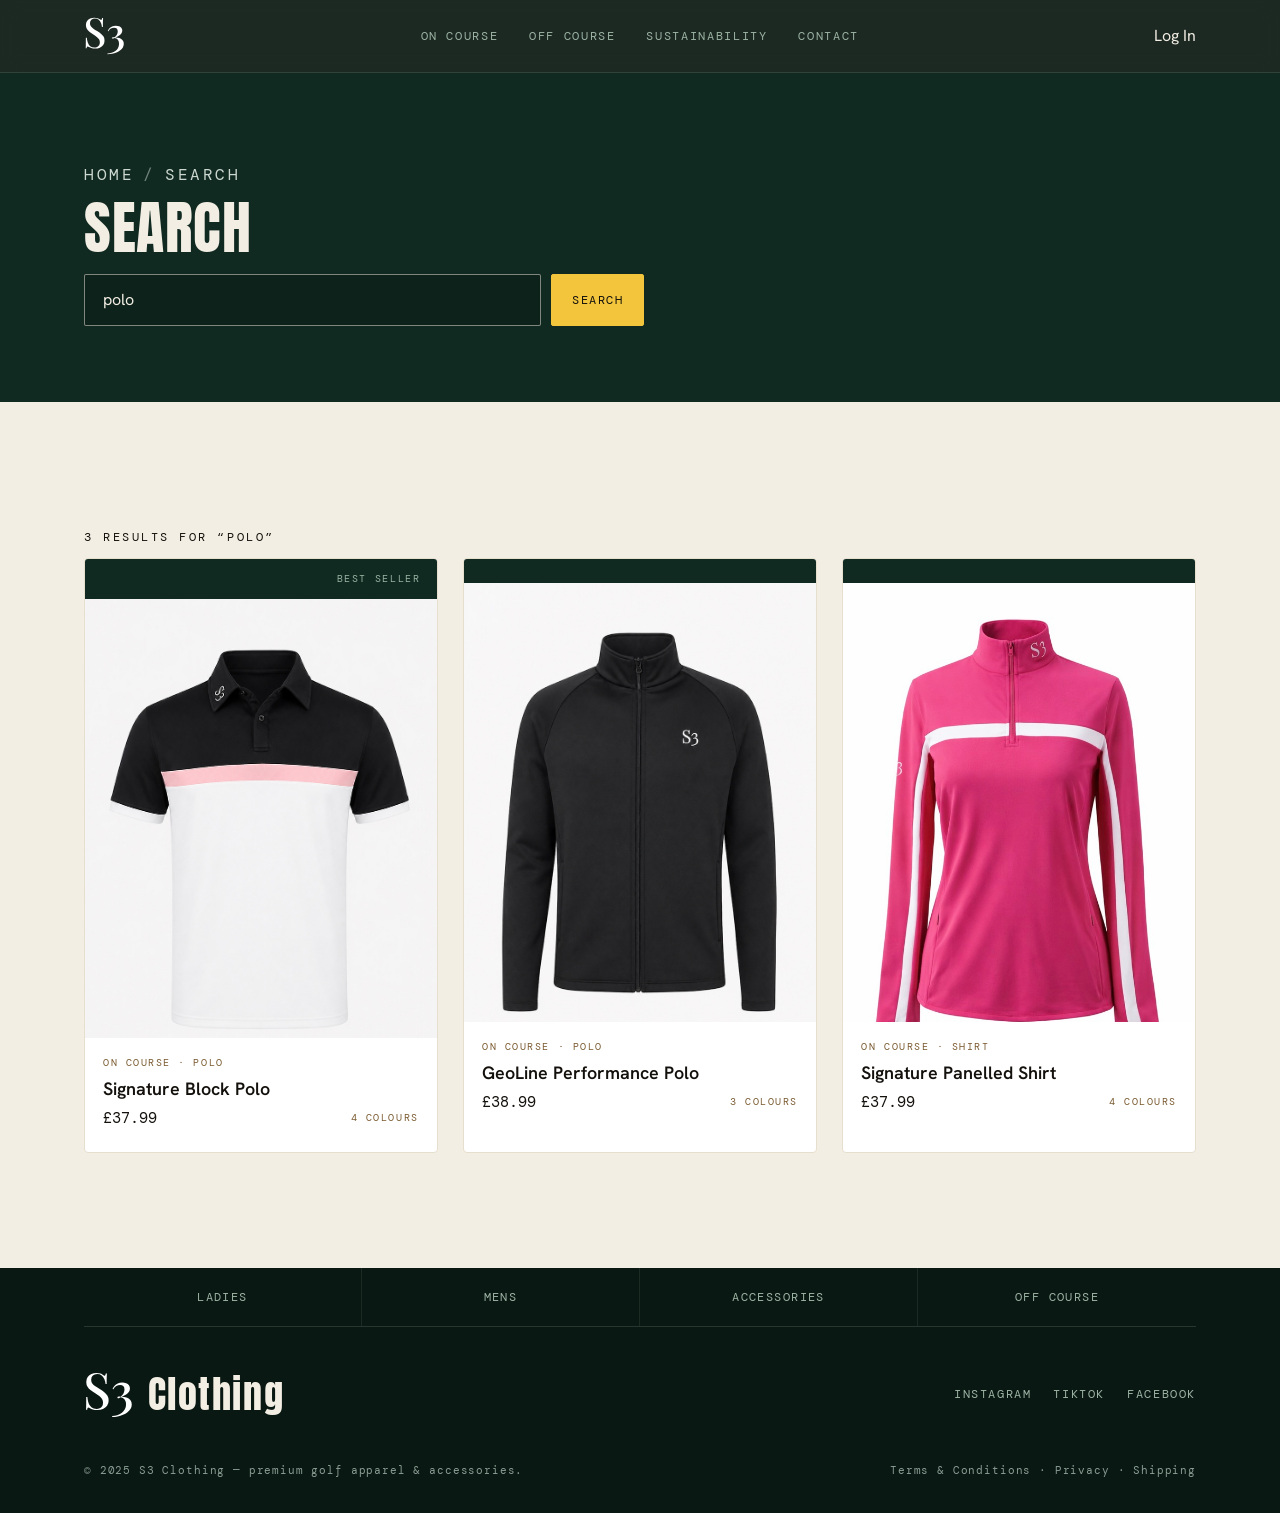
<file: search.html>
<!doctype html>
<html lang="en">
  <head>
    <meta charset="UTF-8" />
    <meta name="viewport" content="width=device-width, initial-scale=1.0" />
    <meta name="robots" content="noindex, nofollow" /><!-- preview build — keep out of search results -->
    <title>Search — S3 Clothing</title>
    <meta
      name="description"
      content="Search the S3 Clothing range — technical polos, mid-layers and golf accessories engineered for the swing, styled for the clubhouse."
    />
    <link rel="preconnect" href="https://fonts.googleapis.com" />
    <link rel="preconnect" href="https://fonts.gstatic.com" crossorigin />
    <link
      href="https://fonts.googleapis.com/css2?family=Anton&family=Hanken+Grotesk:ital,wght@0,400;0,500;0,600;0,700;1,400&family=DM+Mono:wght@400;500&display=swap"
      rel="stylesheet"
    />
    <link rel="stylesheet" href="assets/theme.css" />
  </head>
  <body>
    <!-- ============ NAV ============ -->
    <header class="nav">
      <div class="wrap nav-inner">
        <a class="brand" href="index.html" aria-label="S3 Clothing home">
          <svg
            class="brand-logo"
            viewBox="20.2 -759.6 986 950.6"
            role="img"
            aria-label="S3"
            xmlns="http://www.w3.org/2000/svg"
          >
            <g fill="currentColor">
              <path
                d="m265.20056152-719.60003662q53.00018311 0 81.00030518 11.80001831 28.00012207 11.80001831 49.0001831 25.80001831 12 7 19.5 10.5 7.5 3.5 14.5 3.5 10 0 14.5-11 4.5-11 7.5-33h23q-1 17.80004883-2.5 42.20010376-1.5 24.40005493-2 64.40014648-.5 40.00009156-.5 105.40023804h-23q-3.2000122-49.40008545-21.90005493-95.0001831-18.70004272-45.60009766-53.80007934-74.8001709-35.10003662-29.20007324-90.2999878-29.20007324-51.19989013 0-84.59982299 30.39990234-33.39993286 30.39990234-33.39993286 80.99981689 0 43.39990235 21.99993896 73.09985352 21.99993896 29.69995117 60.49993896 55.1000061 38.5 25.40005493 87.10021973 56.60025025 50.59991455 31.79998779 90.29986572 63.19998169 39.69995118 31.39999389 62.89993287 69.6000061 23.19998168 38.20001221 23.19998168 92.40002441 0 64.60003662-30.70010376 107.00006104-30.70010375 42.40002441-81.50027465 63.50003052-50.8001709 21.1000061-111.80035401 21.1000061-56.0001831 0-88.90029907-12-32.90011597-12-56.10018921-25-22-14-34-14-10 0-14.5 11-4.5 11-7.5 33h-23q2-22.00006104 2.5-51.70013428.5-29.70007324 1-77.5001831.5-47.80010987.5-120.80029297h23q4 62.00012207 22.5 115.80023193 18.5 53.80010987 57 86.50018311 38.5 32.70007324 102.5 32.70007324 33.80004883 0 62.70001221-13.09997559 28.89996338-13.09997558 47.09991455-41.09988403 18.19995117-27.99990845 18.19995117-71.79971313 0-41.20001221-19.3999939-71.90002442-19.39999389-30.70001221-53.89996337-57.40002441-34.49996949-26.70001221-80.69992066-54.70001221-47-29.60003662-88-60.00006103-41-30.40002442-65.5-70.00003052-24.5-39.60000611-24.5-95.3999939 0-60.40008545 28.20010376-99.50012207 28.20010376-39.10003662 74.00027466-57.90005493 45.8001709-18.80001831 97.800354-18.80001831z"
              />
              <path
                d="m777.20159912-529.80004883q44.40014649 0 79.00027466 13.60000611 34.60012817 13.6000061 54.30020142 39.1000061 19.70007324 25.5 19.70007324 61.70001221 0 38.59997558-22.60006714 71.29998779-22.60006714 32.70001221-60.40029907 56.50003052-37.80023194 23.80001831-84.00073243 37.19998169 54.00042725-.20007325 100.00067139 16.39993286 46.00024414 16.6000061 74.50033569 50.20004272 28.50009156 33.60003662 28.50009156 85.60003662 0 46-22.60006714 84.60000611-22.60006714 38.6000061-61.8001709 69.1000061-39.20010376 30.5-89.50024414 52-50.30014038 21.5-105.30029297 32.5-55.00015259 11-108.80032349 11v-18.60003662q49.59991456-1.20001221 98.39990235-16.6000061 48.79998779-15.3999939 88.70001221-44.2999878 39.90002441-28.89999389 63.90005493-71.69998169 24.00003051-42.79998779 24.00003051-97.79998779 0-59-28.29998779-97.29998779-28.29998779-38.2999878-77.29998779-42.2999878-15 6.20001221-26.80001831 10.80001831-11.80001831 4.60000611-21.80007935 4.60000611-8.2000122 0-12.50003052-3.3999939-4.30001831-3.39999389-4.30001831-10.20004272 0-9.80004883 8.60003663-14.80004883 8.60003662-5 19.40008544-5 8 0 16.5 1.3999939 8.5 1.39999389 18.5 2.39999389 41.60003663-30.59997558 59.30001832-67.09991455 17.69998168-36.49993896 17.69998168-73.49987793 0-46.39996338-23.6000061-67.89996338-23.6000061-21.5-64.00003052-21.5-40.39996338 0-74.79995727 21.19995117-34.3999939 21.19995118-57.3999939 64.19982911l-17.20001221-8.40002442q16.00006104-33 40.90011597-61.5 24.90005493-28.5 62.00015259-46 37.10009766-17.5 89.10028076-17.5z"
              />
            </g>
          </svg>
        </a>
        <nav class="nav-links" aria-label="Primary">
          <a href="collection.html">On Course</a>
          <a href="collection.html#off">Off Course</a>
          <a href="about.html#sustain">Sustainability</a>
          <a href="about.html#contact">Contact</a>
        </nav>
        <a class="nav-cta nav-links" href="account.html" style="display: flex; gap: 0"
          >Log&nbsp;In</a
        >
        <button class="menu-btn" aria-label="Open menu">Menu</button>
      </div>
    </header>

    <section class="page-head">
      <div class="wrap">
        <p class="crumbs"><a href="index.html">Home</a><span class="sep">/</span>Search</p>
        <h1 style="margin-top:14px">Search</h1>
        <form class="searchbox" onsubmit="return false;">
          <label for="q" style="position:absolute;left:-9999px">Search</label>
          <input id="q" type="search" placeholder="Search the range — polos, mid-layers…" value="polo" />
          <button class="btn btn-solid" type="submit">Search</button>
        </form>
      </div>
    </section>

    <section class="section wrap">
      <p class="eyebrow">3 results for &ldquo;polo&rdquo;</p>

      <div class="grid3">
        <!-- card 1 — Signature Block Polo -->
        <article class="card">
          <div class="scorecol"><span class="hole"></span><span>Best seller</span></div>
          <div class="swatch">
            <img src="fad824_236eeeb7fd4743568e5cbca667edcc9c~mv2.png" alt="S3 Signature Block Polo" loading="lazy" />
          </div>
          <div class="meta">
            <span class="tag">On course · Polo</span>
            <div class="line"><a class="name" href="product.html">Signature Block Polo</a></div>
            <div class="line"><span class="price">£37.99</span><span class="tag">4 colours</span></div>
          </div>
        </article>
        <!-- card 2 — GeoLine Performance Polo -->
        <article class="card">
          <div class="scorecol"><span class="hole"></span><span></span></div>
          <div class="swatch">
            <img src="fad824_a6884e0d89e9421d86b187391539938e~mv2.png" alt="S3 GeoLine Performance Polo" loading="lazy" />
          </div>
          <div class="meta">
            <span class="tag">On course · Polo</span>
            <div class="line"><a class="name" href="product.html">GeoLine Performance Polo</a></div>
            <div class="line"><span class="price">£38.99</span><span class="tag">3 colours</span></div>
          </div>
        </article>
        <!-- card 3 — Signature Panelled Shirt -->
        <article class="card">
          <div class="scorecol"><span class="hole"></span><span></span></div>
          <div class="swatch">
            <img src="fad824_696bb5dae61844c9bb1b9315016b4593~mv2.png" alt="S3 Signature Panelled Shirt" loading="lazy" />
          </div>
          <div class="meta">
            <span class="tag">On course · Shirt</span>
            <div class="line"><a class="name" href="product.html">Signature Panelled Shirt</a></div>
            <div class="line"><span class="price">£37.99</span><span class="tag">4 colours</span></div>
          </div>
        </article>
      </div>

      <!--
      NO-RESULTS STATE (swap the .grid3 above for this block to preview):
      <div class="no-results">
        <h2>No results found</h2>
        <p>We couldn&rsquo;t find anything for &ldquo;polo&rdquo; — try a different search term or browse the full range.</p>
        <a class="btn btn-solid" href="collection.html">Browse all products <span class="arw">&rarr;</span></a>
      </div>
      -->

    </section>

    <!-- ============ FOOTER ============ -->
    <footer>
      <div class="wrap">
        <div class="foot-score" role="presentation">
          <div class="c"><a href="#">Ladies</a></div>
          <div class="c"><a href="#">Mens</a></div>
          <div class="c"><a href="#">Accessories</a></div>
          <div class="c"><a href="#">Off course</a></div>
        </div>
        <div class="foot-main">
          <div class="foot-brand">
            <svg
              class="foot-logo"
              viewBox="20.2 -759.6 986 950.6"
              role="img"
              aria-label="S3"
              xmlns="http://www.w3.org/2000/svg"
            >
              <g fill="currentColor">
                <path
                  d="m265.20056152-719.60003662q53.00018311 0 81.00030518 11.80001831 28.00012207 11.80001831 49.0001831 25.80001831 12 7 19.5 10.5 7.5 3.5 14.5 3.5 10 0 14.5-11 4.5-11 7.5-33h23q-1 17.80004883-2.5 42.20010376-1.5 24.40005493-2 64.40014648-.5 40.00009156-.5 105.40023804h-23q-3.2000122-49.40008545-21.90005493-95.0001831-18.70004272-45.60009766-53.80007934-74.8001709-35.10003662-29.20007324-90.2999878-29.20007324-51.19989013 0-84.59982299 30.39990234-33.39993286 30.39990234-33.39993286 80.99981689 0 43.39990235 21.99993896 73.09985352 21.99993896 29.69995117 60.49993896 55.1000061 38.5 25.40005493 87.10021973 56.60025025 50.59991455 31.79998779 90.29986572 63.19998169 39.69995118 31.39999389 62.89993287 69.6000061 23.19998168 38.20001221 23.19998168 92.40002441 0 64.60003662-30.70010376 107.00006104-30.70010375 42.40002441-81.50027465 63.50003052-50.8001709 21.1000061-111.80035401 21.1000061-56.0001831 0-88.90029907-12-32.90011597-12-56.10018921-25-22-14-34-14-10 0-14.5 11-4.5 11-7.5 33h-23q2-22.00006104 2.5-51.70013428.5-29.70007324 1-77.5001831.5-47.80010987.5-120.80029297h23q4 62.00012207 22.5 115.80023193 18.5 53.80010987 57 86.50018311 38.5 32.70007324 102.5 32.70007324 33.80004883 0 62.70001221-13.09997559 28.89996338-13.09997558 47.09991455-41.09988403 18.19995117-27.99990845 18.19995117-71.79971313 0-41.20001221-19.3999939-71.90002442-19.39999389-30.70001221-53.89996337-57.40002441-34.49996949-26.70001221-80.69992066-54.70001221-47-29.60003662-88-60.00006103-41-30.40002442-65.5-70.00003052-24.5-39.60000611-24.5-95.3999939 0-60.40008545 28.20010376-99.50012207 28.20010376-39.10003662 74.00027466-57.90005493 45.8001709-18.80001831 97.800354-18.80001831z"
                />
                <path
                  d="m777.20159912-529.80004883q44.40014649 0 79.00027466 13.60000611 34.60012817 13.6000061 54.30020142 39.1000061 19.70007324 25.5 19.70007324 61.70001221 0 38.59997558-22.60006714 71.29998779-22.60006714 32.70001221-60.40029907 56.50003052-37.80023194 23.80001831-84.00073243 37.19998169 54.00042725-.20007325 100.00067139 16.39993286 46.00024414 16.6000061 74.50033569 50.20004272 28.50009156 33.60003662 28.50009156 85.60003662 0 46-22.60006714 84.60000611-22.60006714 38.6000061-61.8001709 69.1000061-39.20010376 30.5-89.50024414 52-50.30014038 21.5-105.30029297 32.5-55.00015259 11-108.80032349 11v-18.60003662q49.59991456-1.20001221 98.39990235-16.6000061 48.79998779-15.3999939 88.70001221-44.2999878 39.90002441-28.89999389 63.90005493-71.69998169 24.00003051-42.79998779 24.00003051-97.79998779 0-59-28.29998779-97.29998779-28.29998779-38.2999878-77.29998779-42.2999878-15 6.20001221-26.80001831 10.80001831-11.80001831 4.60000611-21.80007935 4.60000611-8.2000122 0-12.50003052-3.3999939-4.30001831-3.39999389-4.30001831-10.20004272 0-9.80004883 8.60003663-14.80004883 8.60003662-5 19.40008544-5 8 0 16.5 1.3999939 8.5 1.39999389 18.5 2.39999389 41.60003663-30.59997558 59.30001832-67.09991455 17.69998168-36.49993896 17.69998168-73.49987793 0-46.39996338-23.6000061-67.89996338-23.6000061-21.5-64.00003052-21.5-40.39996338 0-74.79995727 21.19995117-34.3999939 21.19995118-57.3999939 64.19982911l-17.20001221-8.40002442q16.00006104-33 40.90011597-61.5 24.90005493-28.5 62.00015259-46 37.10009766-17.5 89.10028076-17.5z"
                />
              </g>
            </svg>
            Clothing
          </div>
          <div class="foot-social">
            <a href="https://www.instagram.com/sweetspotstyles____/"
              >Instagram</a
            >
            <a href="https://www.tiktok.com/@sweet.spot.styles">TikTok</a>
            <a
              href="https://www.facebook.com/p/Sweet-Spot-Styles-61563006345222/"
              >Facebook</a
            >
          </div>
        </div>
        <div class="foot-fine">
          <span
            >© 2025 S3 Clothing — premium golf apparel &amp; accessories.</span
          >
          <span>Terms &amp; Conditions · Privacy · Shipping</span>
        </div>
      </div>
    </footer>

    <script src="assets/theme.js" defer></script>
  </body>
</html>
</file>
<file: assets/theme.css>
:root {
        --pine: #102a22;
        --pine-900: #0a1813;
        --pine-700: #16382d;
        --bone: #f3eee3;
        --bone-d: #e7dfcd;
        --sand: #c29a63;
        --sand-d: #a87f4c;
        --sand-text: #7a5a30; /* AA-legible brown for small text on light backgrounds */
        --flag: #f2c53d;
        --ink: #14110d;
        --sage: #9cb3a4;

        --maxw: 1240px;
        --gut: clamp(20px, 5vw, 72px);

        --f-display: "Anton", system-ui, sans-serif;
        --f-body: "Hanken Grotesk", system-ui, sans-serif;
        --f-mono: "DM Mono", ui-monospace, monospace;
      }

      * {
        box-sizing: border-box;
      }
      html {
        scroll-behavior: smooth;
      }
      body {
        margin: 0;
        font-family: var(--f-body);
        background: var(--bone);
        color: var(--ink);
        -webkit-font-smoothing: antialiased;
        line-height: 1.55;
      }
      a {
        color: inherit;
        text-decoration: none;
      }
      img {
        max-width: 100%;
        display: block;
      }
      h1,
      h2,
      h3 {
        margin: 0;
        font-weight: 400;
      }

      .wrap {
        max-width: var(--maxw);
        margin-inline: auto;
        padding-inline: var(--gut);
      }

      .eyebrow {
        font-family: var(--f-mono);
        font-size: 0.72rem;
        letter-spacing: 0.22em;
        text-transform: uppercase;
      }

      /* ---- buttons ---- */
      .btn {
        display: inline-flex;
        align-items: center;
        gap: 0.6em;
        font-family: var(--f-mono);
        font-size: 0.78rem;
        letter-spacing: 0.12em;
        text-transform: uppercase;
        padding: 0.95em 1.6em;
        border: 1.5px solid currentColor;
        border-radius: 2px;
        transition:
          transform 0.25s ease,
          background 0.25s ease,
          color 0.25s ease;
        cursor: pointer;
        background: transparent;
      }
      .btn .arw {
        transition: transform 0.25s ease;
      }
      .btn:hover .arw {
        transform: translateX(4px);
      }
      .btn-solid {
        background: var(--flag);
        color: var(--ink);
        border-color: var(--flag);
      }
      .btn-solid:hover {
        transform: translateY(-2px);
        background: #ffd450;
      }
      .btn-line:hover {
        transform: translateY(-2px);
        background: var(--bone);
        color: var(--pine);
      }
      .btn-line-d:hover {
        transform: translateY(-2px);
        background: var(--ink);
        color: var(--bone);
      }

      :focus-visible {
        outline: 2px solid var(--flag);
        outline-offset: 3px;
      }

      /* ================= NAV ================= */
      header.nav {
        position: sticky;
        top: 0;
        z-index: 50;
        background: rgba(10, 24, 19, 0.92);
        backdrop-filter: blur(8px);
        border-bottom: 1px solid rgba(156, 179, 164, 0.18);
        color: var(--bone);
      }
      .nav-inner {
        display: flex;
        align-items: center;
        justify-content: space-between;
        height: 72px;
      }
      .brand {
        display: inline-flex;
        align-items: center;
        line-height: 1;
      }
      /* S3 logo mark — both glyphs share one colour via currentColor */
      .brand-logo {
        height: 40px;
        width: auto;
        display: block;
        color: #fff;
      }
      .nav-links {
        display: flex;
        align-items: center;
        gap: clamp(18px, 2.4vw, 38px);
      }
      .nav-links a {
        font-family: var(--f-mono);
        font-size: 0.74rem;
        letter-spacing: 0.14em;
        text-transform: uppercase;
        color: var(--sage);
        transition: color 0.2s ease;
        position: relative;
        padding-block: 4px;
      }
      .nav-links a:hover {
        color: var(--bone);
      }
      .nav-links a::after {
        content: "";
        position: absolute;
        left: 0;
        bottom: -2px;
        height: 1.5px;
        width: 0;
        background: var(--flag);
        transition: width 0.25s ease;
      }
      .nav-links a:hover::after {
        width: 100%;
      }
      .nav-cta {
        color: var(--bone);
      }
      .menu-btn {
        display: none;
        background: none;
        border: 0;
        color: var(--bone);
        font-family: var(--f-mono);
        font-size: 0.74rem;
        letter-spacing: 0.14em;
        text-transform: uppercase;
        cursor: pointer;
      }

      /* ================= HERO ================= */
      .hero {
        position: relative;
        background: var(--pine);
        color: var(--bone);
        overflow: hidden;
      }

      /* photo stage — caps at 1440px and centres; pine background letterboxes beyond that */
      .hero-stage {
        position: relative;
        min-height: clamp(540px, 82vh, 760px);
        display: flex;
        max-width: 1440px;
        margin-inline: auto;
      }
      /* Focal point is pinned on the golfer's FACE so it stays visible at every screen size.
     object-fit:cover always keeps the object-position point in view, and the text card is
     bottom-anchored so it never covers the face up top.
     ▸ MONTHLY: when you swap the photo, move these two numbers onto the new subject's face
       — 1st = horizontal, 2nd = vertical (lower it for more headroom, raise it to drop the framing). */
      .hero-photo {
        position: absolute;
        inset: 0;
        width: 100%;
        height: 100%;
        object-fit: cover;
        /* landscape hero — keep the golfer (right side) and his face in frame */
        object-position: 64% 40%;
      }
      @media (max-width: 780px) {
        .hero-photo {
          /* mobile crops the sides — bias right so the golfer stays in view */
          object-position: 74% 34%;
        }
      }
      /* smart overlay — seats the card & deepens the lower-left, leaves the rest of the photo natural */
      .hero-scrim {
        position: absolute;
        inset: 0;
        pointer-events: none;
        background:
          linear-gradient(
            to top right,
            rgba(10, 24, 19, 0.8) 0%,
            rgba(10, 24, 19, 0.32) 44%,
            rgba(10, 24, 19, 0) 72%
          ),
          linear-gradient(
            to top,
            rgba(10, 24, 19, 0.55),
            rgba(10, 24, 19, 0) 46%
          );
      }
      .hero-stage-wrap {
        position: relative;
        z-index: 1;
        width: 100%;
        max-width: var(--maxw);
        margin-inline: auto;
        padding-inline: var(--gut);
        padding-block: clamp(40px, 6vw, 76px);
        display: flex;
        align-items: flex-end;
      }
      /* on screens wider than 1440, let the card track out toward the image's left edge */
      @media (min-width: 1441px) {
        .hero-stage-wrap {
          max-width: none;
        }
      }



      /* solid text card — contrast guaranteed no matter the photo */
      .hero-card {
        max-width: 560px;
        width: 100%;
        background: rgba(10, 24, 19, 0.92);
        backdrop-filter: blur(6px);
        border: 1px solid rgba(156, 179, 164, 0.2);
        border-left: 3px solid var(--flag);
        border-radius: 4px;
        box-shadow: 0 30px 70px -36px rgba(0, 0, 0, 0.72);
        padding: clamp(26px, 3vw, 40px) clamp(24px, 3vw, 42px)
          clamp(28px, 3.2vw, 44px);
        animation: fade 0.8s ease 0.2s both;
      }

      .hero-eyebrow {
        color: #c2b48f;
        display: flex;
        align-items: center;
        gap: 14px;
        margin-bottom: 20px;
      }
      .hero-eyebrow .dash {
        height: 1px;
        width: 46px;
        background: var(--sand);
        display: inline-block;
      }

      .hero h1 {
        font-family: var(--f-display);
        font-size: clamp(2.3rem, 4.4vw, 3.6rem);
        line-height: 1.02;
        letter-spacing: 0.01em;
        text-transform: uppercase;
        max-width: 16ch;
        animation: rise-fade 0.8s cubic-bezier(0.2, 0.8, 0.2, 1) 0.15s both;
      }
      .hero h1 .accent {
        color: var(--flag);
      }
      .hero h1 .line {
        display: block;
      } /* forced line breaks; wraps safely at any length */
      @keyframes rise-fade {
        from {
          opacity: 0;
          transform: translateY(16px);
        }
        to {
          opacity: 1;
          transform: none;
        }
      }

      .hero-sub {
        max-width: 46ch;
        margin: 20px 0 26px;
        color: #dde5de;
        font-size: 1.04rem;
        animation: fade 0.8s ease 0.5s both;
      }
      .hero-actions {
        display: flex;
        flex-wrap: wrap;
        gap: 14px;
        animation: fade 0.8s ease 0.65s both;
      }
      @keyframes fade {
        from {
          opacity: 0;
          transform: translateY(10px);
        }
        to {
          opacity: 1;
          transform: none;
        }
      }

      /* "Read more" toggle — desktop hides it and always shows the full content */
      .hero-toggle {
        display: none;
      }

      @media (max-width: 780px) {
        /* compact card: title only, with a tap-to-expand toggle so the photo stays visible */
        .hero-toggle {
          display: inline-flex;
          align-items: center;
          gap: 0.55em;
          margin-top: 18px;
          font-family: var(--f-mono);
          font-size: 0.74rem;
          letter-spacing: 0.12em;
          text-transform: uppercase;
          color: var(--flag);
          background: none;
          border: 0;
          padding: 6px 0;
          cursor: pointer;
        }
        .hero-toggle .chev {
          font-size: 1.25em;
          line-height: 1;
          transition: transform 0.3s ease;
        }
        .hero-toggle[aria-expanded="true"] .chev {
          transform: rotate(45deg);
        }
        .hero-more {
          display: grid;
          grid-template-rows: 0fr;
          visibility: hidden;
          transition:
            grid-template-rows 0.42s ease,
            visibility 0.42s;
        }
        .hero-more-inner {
          overflow: hidden;
        }
        .hero-card.is-open .hero-more {
          grid-template-rows: 1fr;
          visibility: visible;
        }
        .hero-sub {
          margin-top: 18px;
        }
      }

      /* scorecard band sits on solid pine below the photo */
      .hero-score {
        padding-bottom: clamp(12px, 2vw, 26px);
      }
      .hero-score .scorecard {
        margin-top: 0;
      }

      /* scorecard strip */
      .scorecard {
        margin-top: clamp(48px, 7vw, 86px);
        border-top: 1px solid rgba(156, 179, 164, 0.28);
        display: grid;
        grid-template-columns: auto repeat(6, 1fr);
        font-family: var(--f-mono);
        animation: fade 0.8s ease 0.8s both;
      }
      .scorecard .cell {
        padding: 18px 8px 22px;
        border-right: 1px solid rgba(156, 179, 164, 0.16);
        text-align: center;
      }
      .scorecard .cell:last-child {
        border-right: 0;
      }
      .scorecard .hd {
        text-align: left;
        display: flex;
        flex-direction: column;
        justify-content: center;
        padding-left: 0;
        align-items: flex-start;
        gap: 4px;
        border-right: 1px solid rgba(156, 179, 164, 0.28);
      }
      .scorecard .hd .k {
        font-size: 0.62rem;
        letter-spacing: 0.2em;
        color: var(--sage);
        text-transform: uppercase;
      }
      .scorecard .hole {
        font-size: 1.5rem;
        color: var(--flag);
        line-height: 1;
      }
      .scorecard .lbl {
        font-size: 0.6rem;
        letter-spacing: 0.18em;
        color: var(--sage);
        text-transform: uppercase;
        margin-top: 9px;
      }
      .scorecard .val {
        font-size: 0.82rem;
        color: #cdd9d0;
        margin-top: 3px;
      }

      /* ================= MARQUEE ================= */
      .ticker {
        background: var(--flag);
        color: var(--ink);
        overflow: hidden;
        border-block: 1px solid var(--ink);
      }
      .ticker-track {
        display: flex;
        gap: 0;
        white-space: nowrap;
        animation: scroll 28s linear infinite;
      }
      .ticker-track span {
        font-family: var(--f-mono);
        font-size: 0.78rem;
        letter-spacing: 0.18em;
        text-transform: uppercase;
        padding: 13px 26px;
        display: inline-flex;
        align-items: center;
        gap: 26px;
      }
      .ticker-track span::after {
        content: "●";
        font-size: 0.5rem;
        opacity: 0.55;
      }
      @keyframes scroll {
        to {
          transform: translateX(-50%);
        }
      }

      /* ================= COLLECTION ================= */
      .section {
        padding-block: clamp(64px, 9vw, 120px);
      }
      .sec-head {
        display: flex;
        align-items: flex-end;
        justify-content: space-between;
        gap: 24px;
        flex-wrap: wrap;
        margin-bottom: 46px;
      }
      .sec-head .eyebrow {
        color: var(--sand-text);
      }
      .sec-head h2 {
        font-family: var(--f-display);
        text-transform: uppercase;
        font-size: clamp(2.1rem, 5vw, 3.7rem);
        line-height: 0.95;
        letter-spacing: 0.01em;
        margin-top: 10px;
      }
      .sec-head p {
        max-width: 34ch;
        color: #5b5345;
        margin: 0;
        font-size: 0.98rem;
      }

      .grid3 {
        display: grid;
        grid-template-columns: repeat(3, 1fr);
        gap: clamp(16px, 2vw, 26px);
      }

      .card {
        background: #fff;
        border: 1px solid var(--bone-d);
        border-radius: 4px;
        overflow: hidden;
        display: flex;
        flex-direction: column;
        transition:
          transform 0.3s ease,
          box-shadow 0.3s ease;
      }
      .card:hover {
        transform: translateY(-6px);
        box-shadow: 0 22px 50px -28px rgba(16, 42, 34, 0.55);
      }
      .card .scorecol {
        display: flex;
        align-items: center;
        justify-content: space-between;
        font-family: var(--f-mono);
        font-size: 0.64rem;
        letter-spacing: 0.16em;
        text-transform: uppercase;
        padding: 12px 16px;
        background: var(--pine);
        color: var(--sage);
      }
      .card .scorecol .hole {
        color: var(--flag);
        font-size: 0.86rem;
      }
      /* product image frame */
      .swatch {
        aspect-ratio: 4/5;
        position: relative;
        display: grid;
        place-items: center;
        overflow: hidden;
        background: #f4f2ec;
      }
      .swatch img {
        width: 100%;
        height: 100%;
        object-fit: cover;
        object-position: center top;
        transition: transform 0.4s ease;
      }
      .card:hover .swatch img {
        transform: scale(1.04);
      }
      .card .meta {
        padding: 18px 18px 22px;
        display: flex;
        flex-direction: column;
        gap: 4px;
      }
      .card .meta .name {
        font-size: 1.12rem;
        font-weight: 600;
      }
      .card .meta .line {
        display: flex;
        align-items: center;
        justify-content: space-between;
      }
      .card .meta .price {
        font-family: var(--f-mono);
        font-size: 0.92rem;
      }
      .card .meta .tag {
        font-family: var(--f-mono);
        font-size: 0.6rem;
        letter-spacing: 0.16em;
        text-transform: uppercase;
        color: var(--sand-text);
      }

      /* ================= SPLIT ================= */
      .split-wrap {
        background: var(--pine-900);
      } /* full-width letterbox beyond 1440 */
      .split {
        display: grid;
        grid-template-columns: 1fr 1fr;
        min-height: clamp(420px, 52vw, 560px);
        max-width: 1440px;
        margin-inline: auto;
      }
      .split .half {
        position: relative;
        padding: clamp(34px, 4.6vw, 64px);
        display: flex;
        flex-direction: column;
        justify-content: flex-end;
        overflow: hidden;
        color: var(--bone);
        transition: flex 0.4s ease;
      }
      .half-on {
        background:
          linear-gradient(
            to top,
            rgba(10, 24, 19, 0.94) 12%,
            rgba(16, 56, 45, 0.55) 55%,
            rgba(10, 24, 19, 0.4) 100%
          ),
          url("PHOTO-2026-06-15-13-34-40 4.jpg") center 25% / cover no-repeat;
      }
      .half-on .topo2 {
        position: absolute;
        inset: 0;
        opacity: 0.22;
      }
      .half-off {
        color: var(--bone);
        background:
          linear-gradient(
            to top,
            rgba(13, 13, 16, 0.92) 10%,
            rgba(20, 21, 25, 0.5) 55%,
            rgba(20, 21, 25, 0.3) 100%
          ),
          url("PHOTO-2026-06-18-12-50-43.jpg") center 18% / cover no-repeat;
      }
      .half-off .topo2 {
        position: absolute;
        inset: 0;
        opacity: 0.14;
      }
      .half .num {
        font-family: var(--f-mono);
        font-size: 0.7rem;
        letter-spacing: 0.2em;
        text-transform: uppercase;
        margin-bottom: auto;
      }
      .half-on .num {
        color: var(--flag);
      }
      .half-off .num {
        color: var(--sand);
      }
      .half h3 {
        font-family: var(--f-display);
        text-transform: uppercase;
        font-size: clamp(2.2rem, 4.4vw, 3.6rem);
        line-height: 0.95;
        margin-bottom: 14px;
        letter-spacing: 0.01em;
      }
      .half p {
        max-width: 32ch;
        margin: 0 0 24px;
        font-size: 1rem;
      }
      .half-on p {
        color: #d3ddd5;
      }
      .half-off p {
        color: #d9dade;
      }
      .half .btn-line {
        align-self: flex-start;
      }

      /* ================= IMAGE BAND ================= */
      .band {
        position: relative;
        background: var(--pine-900);
      } /* full-width letterbox beyond 1440 */
      .band-stage {
        position: relative;
        max-width: 1440px;
        margin-inline: auto;
        height: clamp(360px, 46vw, 560px);
        overflow: hidden;
      }
      /* focal point pinned on the golfer's face so it stays in view as the band crops.
     ▸ MONTHLY: if you swap this photo, move these numbers onto the new subject's face. */
      .band img {
        width: 100%;
        height: 100%;
        object-fit: cover;
        object-position: 58% 20%;
      }
      .band-stage::after {
        content: "";
        position: absolute;
        inset: 0;
        background: linear-gradient(
          to top,
          rgba(10, 24, 19, 0.82),
          rgba(10, 24, 19, 0.12) 52%,
          rgba(10, 24, 19, 0.4)
        );
      }
      .band-cap {
        position: absolute;
        left: 0;
        right: 0;
        bottom: 0;
        padding-bottom: clamp(28px, 4vw, 58px);
        color: var(--bone);
        z-index: 1;
      }
      .band-cap .eyebrow {
        color: var(--sand);
      }
      .band-cap .band-line {
        font-family: var(--f-display);
        text-transform: uppercase;
        font-size: clamp(1.9rem, 4.6vw, 3.5rem);
        line-height: 0.98;
        letter-spacing: 0.01em;
        margin: 12px 0 0;
        max-width: 18ch;
      }

      /* ================= SUSTAINABILITY ================= */
      .sustain {
        background: var(--pine-900);
        color: var(--bone);
      }
      .sustain .wrap {
        padding-block: clamp(64px, 9vw, 116px);
      }
      .sustain .eyebrow {
        color: var(--sand);
      }
      .sustain h2 {
        font-family: var(--f-display);
        text-transform: uppercase;
        font-size: clamp(2.2rem, 5.4vw, 4.2rem);
        line-height: 0.95;
        margin: 12px 0 40px;
        max-width: 16ch;
      }
      .sustain h2 em {
        font-style: normal;
        color: var(--flag);
      }
      .pillars {
        display: grid;
        grid-template-columns: repeat(3, 1fr);
        gap: clamp(20px, 3vw, 44px);
      }
      .pillar {
        border-top: 1px solid rgba(156, 179, 164, 0.3);
        padding-top: 20px;
      }
      .pillar .k {
        font-family: var(--f-mono);
        font-size: 0.7rem;
        letter-spacing: 0.18em;
        text-transform: uppercase;
        color: var(--flag);
      }
      .pillar h4 {
        font-size: 1.18rem;
        margin: 12px 0 8px;
        font-weight: 600;
      }
      .pillar p {
        margin: 0;
        color: #c2cfc6;
        font-size: 0.96rem;
      }

      /* ================= NEWSLETTER ================= */
      .news {
        background: var(--flag);
        color: var(--ink);
      }
      .news .wrap {
        padding-block: clamp(56px, 8vw, 96px);
        display: grid;
        grid-template-columns: 1fr 1.05fr;
        gap: clamp(28px, 4vw, 56px);
        align-items: stretch;
      }
      .news-media {
        align-self: stretch;
        border-radius: 4px;
        overflow: hidden;
        min-height: clamp(280px, 32vw, 440px);
        border: 1px solid rgba(20, 17, 13, 0.18);
      }
      .news-media img {
        width: 100%;
        height: 100%;
        object-fit: cover;
        object-position: center 42%;
      }
      .news-content {
        display: flex;
        flex-direction: column;
        justify-content: center;
      }
      .news h2 {
        font-family: var(--f-display);
        text-transform: uppercase;
        font-size: clamp(2rem, 5vw, 3.6rem);
        line-height: 0.95;
      }
      .news p {
        margin: 14px 0 0;
        max-width: 38ch;
        font-size: 1rem;
      }
      .news-form {
        display: flex;
        gap: 10px;
        flex-wrap: wrap;
        margin-top: 26px;
      }
      .news-form input {
        flex: 1 1 220px;
        background: transparent;
        border: 1.5px solid var(--ink);
        border-radius: 2px;
        padding: 0.95em 1.1em;
        font-family: var(--f-body);
        font-size: 1rem;
        color: var(--ink);
      }
      .news-form input::placeholder {
        color: #5a4f1d;
      }
      .news-form .btn-solid {
        background: var(--ink);
        color: var(--flag);
        border-color: var(--ink);
      }
      .news-form .btn-solid:hover {
        background: var(--pine);
      }

      /* ================= FOOTER ================= */
      footer {
        background: var(--pine-900);
        color: var(--sage);
      }
      .foot-score {
        display: grid;
        grid-template-columns: repeat(4, 1fr);
        font-family: var(--f-mono);
        border-bottom: 1px solid rgba(156, 179, 164, 0.2);
      }
      .foot-score .c {
        padding: 20px 14px;
        border-right: 1px solid rgba(156, 179, 164, 0.12);
        text-align: center;
        font-size: 0.74rem;
        letter-spacing: 0.12em;
        text-transform: uppercase;
      }
      .foot-score .c a {
        color: var(--sage);
        transition: color 0.2s;
      }
      .foot-score .c a:hover {
        color: var(--bone);
      }
      .foot-score .c:last-child {
        border-right: 0;
      }
      .foot-main {
        display: flex;
        align-items: center;
        justify-content: space-between;
        gap: 24px;
        flex-wrap: wrap;
        padding-block: 38px;
      }
      .foot-brand {
        display: inline-flex;
        align-items: center;
        gap: 14px;
        font-family: var(--f-display);
        font-size: 2.4rem;
        color: var(--bone);
        letter-spacing: 0.04em;
      }
      .foot-logo {
        height: 48px;
        width: auto;
        display: block;
        color: #fff;
      }
      .foot-social {
        display: flex;
        gap: 22px;
      }
      .foot-social a {
        font-family: var(--f-mono);
        font-size: 0.72rem;
        letter-spacing: 0.14em;
        text-transform: uppercase;
      }
      .foot-social a:hover {
        color: var(--bone);
      }
      .foot-fine {
        padding-bottom: 34px;
        font-family: var(--f-mono);
        font-size: 0.66rem;
        letter-spacing: 0.08em;
        color: #8a9d94;
        display: flex;
        justify-content: space-between;
        gap: 16px;
        flex-wrap: wrap;
      }

      /* ================= RESPONSIVE ================= */
      @media (max-width: 900px) {
        .nav-links {
          display: none;
        }
        .menu-btn {
          display: block;
        }
        .grid3 {
          grid-template-columns: 1fr 1fr;
        }
        .split {
          grid-template-columns: 1fr;
        }
        .pillars {
          grid-template-columns: 1fr;
        }
        .news .wrap {
          grid-template-columns: 1fr;
        }
        .scorecard {
          grid-template-columns: auto repeat(3, 1fr);
        }
        .scorecard .cell:nth-child(n + 5) {
          display: none;
        }
      }
      @media (max-width: 560px) {
        .grid3 {
          grid-template-columns: 1fr;
        }
        .sec-head {
          align-items: flex-start;
        }
        .foot-score {
          grid-template-columns: 1fr 1fr;
        }
        .foot-score .c {
          border-right: 0;
          border-bottom: 1px solid rgba(156, 179, 164, 0.12);
          text-align: left;
        }
        .foot-score .c:last-child {
          text-align: left;
        }
      }

      @media (prefers-reduced-motion: reduce) {
        * {
          animation: none !important;
          transition: none !important;
          scroll-behavior: auto;
        }
        .hero h1 .line span {
          transform: none;
        }
      }

/* ================= PAGE HEAD (pine) ================= */
.page-head { background: var(--pine); color: var(--bone); }
.page-head .wrap { padding-block: clamp(40px, 6vw, 76px); }
.page-head .eyebrow { color: var(--sand); }
.page-head h1 { font-family: var(--f-display); text-transform: uppercase;
  font-size: clamp(2.1rem, 5vw, 3.6rem); line-height: .95; margin-top: 10px; letter-spacing: .01em; }
.page-head p { max-width: 42ch; color: #cdd9d0; margin: 14px 0 0; font-size: .98rem; }

/* breadcrumb */
.crumbs { font-family: var(--f-mono); font-size: .68rem; letter-spacing: .16em;
  text-transform: uppercase; color: var(--sand); display: flex; gap: .6em; align-items: center; }
.crumbs a:hover { color: var(--bone); }
.crumbs .sep { opacity: .5; }

/* filter / sort bar */
.filterbar { position: sticky; top: 72px; z-index: 20;
  background: rgba(243, 238, 227, .92); backdrop-filter: blur(8px); border-bottom: 1px solid var(--bone-d); }
.filterbar .wrap { display: flex; align-items: center; justify-content: space-between;
  gap: 16px; padding-block: 14px; flex-wrap: wrap; }
.chips { display: flex; gap: 10px; flex-wrap: wrap; }
.chip { font-family: var(--f-mono); font-size: .7rem; letter-spacing: .12em; text-transform: uppercase;
  padding: .6em 1em; border: 1.5px solid var(--bone-d); border-radius: 2px; background: #fff;
  cursor: pointer; color: var(--ink); transition: border-color .2s, background .2s, color .2s; }
.chip:hover { border-color: var(--pine); color: var(--pine); }
.chip.is-active { background: var(--pine); color: var(--bone); border-color: var(--pine); }
.sortwrap { display: flex; align-items: center; gap: 10px; font-family: var(--f-mono);
  font-size: .7rem; letter-spacing: .12em; text-transform: uppercase; color: var(--sand-text); }
.sortwrap select { font-family: var(--f-mono); font-size: .72rem; text-transform: uppercase;
  letter-spacing: .08em; border: 1.5px solid var(--bone-d); border-radius: 2px;
  padding: .55em 2em .55em .8em; background: #fff; color: var(--ink); cursor: pointer; }
.result-count { color: var(--sand-text); }

/* badges (overlay on card swatch) */
.badge { font-family: var(--f-mono); font-size: .58rem; letter-spacing: .14em;
  text-transform: uppercase; padding: .4em .7em; border-radius: 2px; display: inline-block; }
.badge-sale { background: var(--flag); color: var(--ink); }
.card .swatch .badge { position: absolute; top: 12px; left: 12px; z-index: 1; }

/* pagination (scorecard-style) */
.pager { display: flex; align-items: center; justify-content: center; gap: 14px;
  font-family: var(--f-mono); font-size: .74rem; letter-spacing: .14em; text-transform: uppercase;
  color: var(--sand-text); margin-top: clamp(36px, 5vw, 64px); }
.pager a, .pager span { padding: .6em .9em; }
.pager .num { border: 1.5px solid var(--bone-d); border-radius: 2px; }
.pager .num.is-current { background: var(--pine); color: var(--bone); border-color: var(--pine); }

@media (max-width: 560px) { .filterbar .wrap { gap: 10px; } .filterbar .chips { order: 2; } }

/* ================= PRODUCT PAGE ================= */
.pdp { display: grid; grid-template-columns: 1.1fr .9fr; gap: clamp(28px, 4vw, 64px); align-items: start; }
.gallery .main { aspect-ratio: 4/5; background: #f4f2ec; border: 1px solid var(--bone-d);
  border-radius: 4px; overflow: hidden; }
.gallery .main img { width: 100%; height: 100%; object-fit: cover; }
.thumbs { display: flex; gap: 12px; margin-top: 12px; }
.thumb { width: 72px; aspect-ratio: 4/5; border: 1.5px solid var(--bone-d); border-radius: 2px;
  overflow: hidden; cursor: pointer; background: #f4f2ec; padding: 0; }
.thumb.is-active { border-color: var(--pine); }
.thumb img { width: 100%; height: 100%; object-fit: cover; }
.pdp-info .eyebrow { color: var(--sand-text); }
.pdp-info h1 { font-family: var(--f-display); text-transform: uppercase;
  font-size: clamp(1.9rem, 3.4vw, 2.8rem); line-height: 1; margin-top: 10px; letter-spacing: .01em; }
.pdp-info .price { font-family: var(--f-mono); font-size: 1.3rem; margin-top: 12px; }
.pdp-info .lede { color: #5b5345; margin: 18px 0 0; max-width: 46ch; }
.opt { margin-top: 26px; }
.opt .opt-label { font-family: var(--f-mono); font-size: .68rem; letter-spacing: .16em;
  text-transform: uppercase; color: var(--sand-text); display: block; margin-bottom: 12px; }
.swatches { display: flex; gap: 12px; }
.swatch-dot { width: 34px; height: 34px; border-radius: 50%; border: 1.5px solid var(--bone-d);
  cursor: pointer; transition: transform .15s; padding: 0; }
.swatch-dot:hover { transform: scale(1.08); }
.swatch-dot.is-active { outline: 2px solid var(--pine); outline-offset: 2px; }
.swatch-dot.sw-ink { background: var(--ink); }
.swatch-dot.sw-bone { background: var(--bone); }
.swatch-dot.sw-pine { background: var(--pine); }
.swatch-dot.sw-sand { background: var(--sand); }
.sizes { display: flex; gap: 10px; flex-wrap: wrap; }
.size-pill { font-family: var(--f-mono); font-size: .78rem; letter-spacing: .06em; min-width: 46px;
  text-align: center; padding: .7em .6em; border: 1.5px solid var(--bone-d); border-radius: 2px;
  background: #fff; color: var(--ink); cursor: pointer; transition: border-color .2s, background .2s, color .2s; }
.size-pill:hover { border-color: var(--pine); }
.size-pill.is-active { background: var(--pine); color: var(--bone); border-color: var(--pine); }
.size-pill[aria-disabled="true"] { opacity: .4; cursor: not-allowed; text-decoration: line-through; }
.qty { display: inline-flex; align-items: center; border: 1.5px solid var(--ink); border-radius: 2px; }
.qty button { width: 42px; height: 42px; background: transparent; border: 0; font-family: var(--f-mono);
  font-size: 1.1rem; cursor: pointer; color: var(--ink); }
.qty button:hover { background: var(--bone-d); }
.qty input { width: 44px; text-align: center; border: 0; border-inline: 1.5px solid var(--ink);
  font-family: var(--f-mono); font-size: .9rem; padding: .6em 0; background: transparent; -moz-appearance: textfield; }
.qty input::-webkit-outer-spin-button, .qty input::-webkit-inner-spin-button { -webkit-appearance: none; margin: 0; }
.btn-block { width: 100%; justify-content: center; margin-top: 24px; }
.acc { border-top: 1px solid var(--bone-d); margin-top: 34px; }
.acc-item { border-bottom: 1px solid var(--bone-d); }
.acc-trigger { width: 100%; display: flex; align-items: center; justify-content: space-between; gap: 12px;
  background: none; border: 0; padding: 18px 0; cursor: pointer; font-family: var(--f-body);
  font-weight: 600; font-size: 1rem; color: var(--ink); text-align: left; }
.acc-trigger .ico { font-family: var(--f-mono); transition: transform .25s; }
.acc-trigger[aria-expanded="true"] .ico { transform: rotate(45deg); }
.acc-panel { display: grid; grid-template-rows: 0fr; transition: grid-template-rows .3s ease; }
.acc-item.is-open .acc-panel { grid-template-rows: 1fr; }
.acc-panel-inner { overflow: hidden; color: #5b5345; }
.acc-panel-inner p { margin: 0 0 18px; }
@media (max-width: 900px) { .pdp { grid-template-columns: 1fr; } }

/* ================= CART ================= */
.cart { display: grid; grid-template-columns: 1.6fr .9fr; gap: clamp(28px, 4vw, 56px); align-items: start; }
.line-items { border-top: 1px solid var(--bone-d); }
.line-item { display: grid; grid-template-columns: 88px 1fr auto; gap: 18px; padding: 22px 0;
  border-bottom: 1px solid var(--bone-d); align-items: center; }
.line-item .li-thumb { width: 88px; aspect-ratio: 4/5; border-radius: 2px; overflow: hidden; background: #f4f2ec; }
.line-item .li-thumb img { width: 100%; height: 100%; object-fit: cover; }
.line-item .li-name { font-weight: 600; font-size: 1.02rem; }
.line-item .li-variant { font-family: var(--f-mono); font-size: .66rem; letter-spacing: .12em;
  text-transform: uppercase; color: var(--sand-text); margin-top: 4px; }
.line-item .li-controls { display: flex; align-items: center; gap: 18px; margin-top: 12px; }
.line-item .li-remove { font-family: var(--f-mono); font-size: .62rem; letter-spacing: .12em;
  text-transform: uppercase; color: var(--sand-text); background: none; border: 0; cursor: pointer; }
.line-item .li-remove:hover { color: var(--ink); }
.line-item .li-price { font-family: var(--f-mono); font-size: .95rem; text-align: right; align-self: start; }
.summary { background: #fff; border: 1px solid var(--bone-d); border-radius: 4px;
  padding: clamp(22px, 2.6vw, 32px); position: sticky; top: 96px; }
.summary h2 { font-family: var(--f-display); text-transform: uppercase; font-size: 1.5rem; margin-bottom: 18px; }
.summary .row { display: flex; justify-content: space-between; font-family: var(--f-mono);
  font-size: .82rem; padding: 10px 0; color: #5b5345; }
.summary .row.total { border-top: 1px solid var(--bone-d); margin-top: 8px; padding-top: 16px;
  color: var(--ink); font-size: 1rem; }
.ship-bar { height: 6px; border-radius: 3px; background: var(--bone-d); overflow: hidden; margin: 14px 0 6px; }
.ship-bar i { display: block; height: 100%; background: var(--flag); }
.ship-note { font-family: var(--f-mono); font-size: .64rem; letter-spacing: .1em;
  text-transform: uppercase; color: var(--sand-text); }
.cart-empty { text-align: center; padding: clamp(48px, 8vw, 96px) 0; }
.cart-empty h2 { font-family: var(--f-display); text-transform: uppercase; font-size: clamp(2rem,5vw,3rem); }
.cart-empty p { color: #5b5345; margin: 14px 0 26px; }
@media (max-width: 900px) { .cart { grid-template-columns: 1fr; } }

/* ================= SEARCH ================= */
.searchbox { display: flex; gap: 10px; max-width: 560px; margin-top: 18px; }
.searchbox input { flex: 1; border: 1.5px solid rgba(243,238,227,.5); background: rgba(10,24,19,.4);
  border-radius: 2px; padding: .9em 1.1em; font-family: var(--f-body); font-size: 1rem; color: var(--bone); }
.searchbox input::placeholder { color: var(--sage); }
.no-results { text-align: center; padding: clamp(48px, 8vw, 96px) 0; color: #5b5345; }
.no-results h2 { font-family: var(--f-display); text-transform: uppercase; color: var(--ink);
  font-size: clamp(1.8rem,4vw,2.6rem); margin-bottom: 12px; }

/* ================= FORMS / AUTH ================= */
.field { display: flex; flex-direction: column; gap: 8px; margin-bottom: 18px; }
.field label { font-family: var(--f-mono); font-size: .66rem; letter-spacing: .14em;
  text-transform: uppercase; color: var(--sand-text); }
.field input { border: 1.5px solid var(--bone-d); border-radius: 2px; padding: .9em 1.1em;
  font-family: var(--f-body); font-size: 1rem; color: var(--ink); background: #fff; }
.field input:focus { border-color: var(--pine); outline: none; }
.auth { display: grid; grid-template-columns: 1fr 1fr; gap: clamp(28px, 4vw, 56px); }
.auth .panel { background: #fff; border: 1px solid var(--bone-d); border-radius: 4px; padding: clamp(26px, 3vw, 44px); }
.auth h2 { font-family: var(--f-display); text-transform: uppercase; font-size: 1.8rem; margin-bottom: 20px; }
@media (max-width: 780px) { .auth { grid-template-columns: 1fr; } }

/* ================= 404 ================= */
.notfound { background: var(--pine); color: var(--bone); min-height: 70vh; display: flex;
  flex-direction: column; align-items: center; justify-content: center; text-align: center; padding: var(--gut); }
.notfound .code { font-family: var(--f-mono); color: var(--sand); letter-spacing: .2em; text-transform: uppercase; }
.notfound h1 { font-family: var(--f-display); text-transform: uppercase;
  font-size: clamp(3rem, 10vw, 7rem); line-height: .9; margin: 14px 0; }
.notfound h1 em { font-style: normal; color: var(--flag); }
.notfound p { color: #cdd9d0; max-width: 40ch; margin: 0 0 26px; }

/* ===== Stretched link: make the whole product card clickable =====
   Applies only where the product name is a link (a.name) — collection,
   search and related-product grids. The homepage uses <span class="name">,
   so its cards are unaffected. */
.card { position: relative; }
a.name::after { content: ""; position: absolute; inset: 0; z-index: 1; }
</file>
